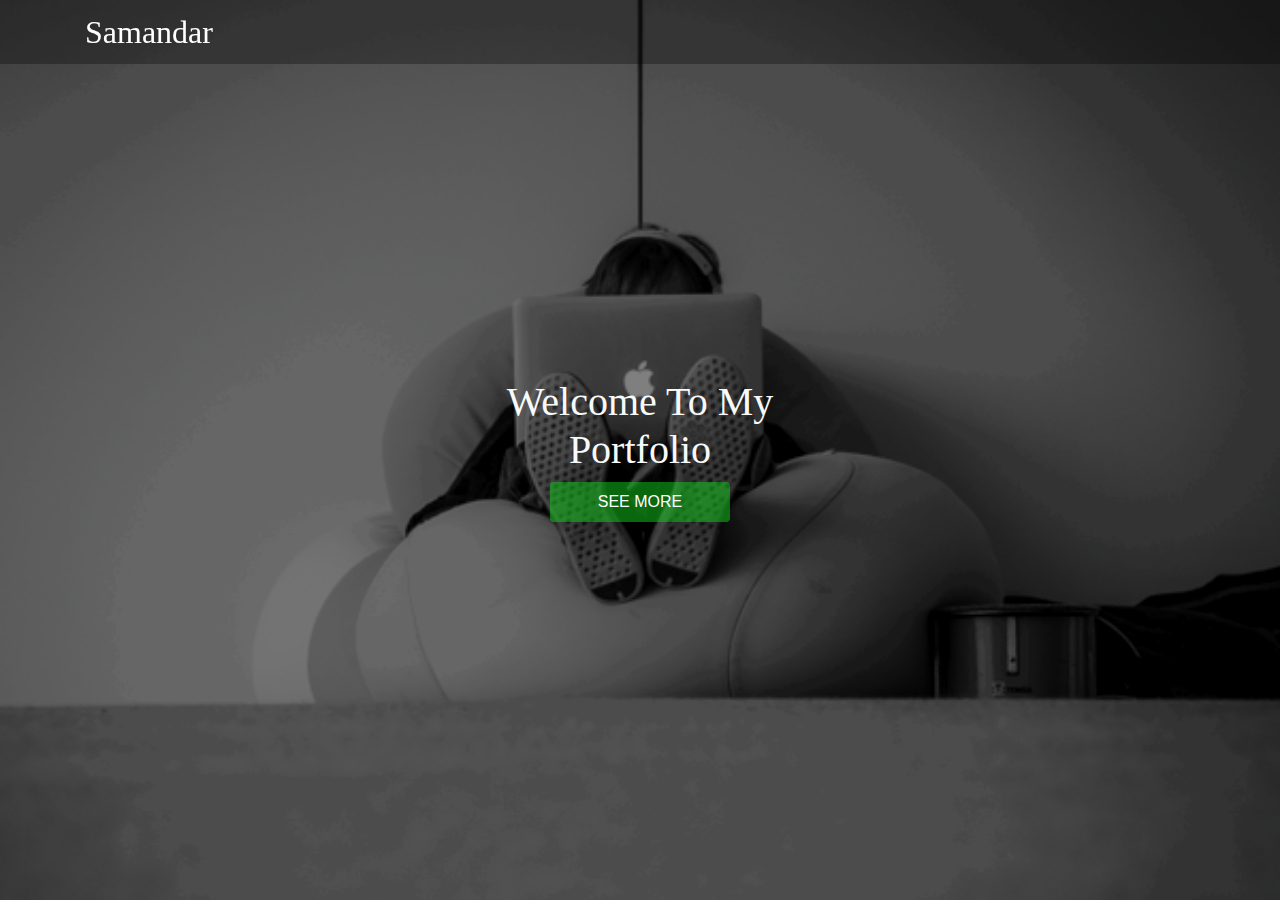
<file: index.html>
<!DOCTYPE html>
<html lang="en">
  <head>
    <meta charset="utf-8" />
    <meta name="viewport" content="width=device-width, initial-scale=1" />

    <title></title>

    <!-- Bootstrap core CSS -->
    <link rel="stylesheet" href="https://stackpath.bootstrapcdn.com/bootstrap/4.3.1/css/bootstrap.min.css" integrity="sha384-ggOyR0iXCbMQv3Xipma34MD+dH/1fQ784/j6cY/iJTQUOhcWr7x9JvoRxT2MZw1T" crossorigin="anonymous">
    <link rel="stylesheet" href="https://use.fontawesome.com/releases/v5.7.0/css/all.css" integrity="sha384-lZN37f5QGtY3VHgisS14W3ExzMWZxybE1SJSEsQp9S+oqd12jhcu+A56Ebc1zFSJ" crossorigin="anonymous">
    <!-- Custom styles for this template -->
    <link href="css/styles.css" rel="stylesheet" />
    <script src="js/jquery.js"></script>
  </head>

  <body class="bg-dark">
    <nav class="navbar navbar-expand-lg navbar-dark fixed-top">
      <div class="container">
        <a class="navbar-brand" href="">Samandar</a>
        <ul class="navbar-nav">
          <li class="nav-item mx-2"><i class="text-white fab fa-facebook"></i></li>
          <li class="nav-item mx-2"><i class="text-white fab fa-telegram-plane"></i></li>
          <li class="nav-item mx-2"><i class="text-white fab fa-instagram"></i></li>
        </ul>  
      </div>
    </nav>   

<div id="home-section">
  <div class="overlay">
    <div class="d-flex align-items-center h-100">
      <div id="box" class="p-5 mx-auto">
        <h1 class="text-center text-light">Welcome To My <br> Portfolio</h1>
        <button id="open" href="#" class="btn btn-success d-block px-5 py-2 mx-auto">SEE MORE</button>
       </div>
    </div>
  </div>
</div>


<div id="webboxes" class="container h-75 fixed-bottom" style="bottom:-700px;">
  <div class="container mx-auto mt-5"> 
        <button id="close" class="float-right">X</button>
     <div class="d-flex flex-wrap">
       <div class="bg-danger img-box m-1 mx-auto" style="width: 300px; height: 167px;">
        <a href="mizuxe1/index.html">
         <img class="img-fluid img-box" src="img/Безымянный.png" alt="">          
        </a>
       </div>
       <div class="bg-danger m-1 img-box mx-auto" style="width: 300px; height: 167px;">
        <a href="EDUCATION/index.html">
          <img class="img-fluid img-box" src="img/education.png" alt="">          
        </a>
       </div>
       <div class="bg-danger m-1 img-box mx-auto" style="width: 300px; height: 167px;">
        <a href="looplab1/index.html">
         <img class="img-fluid img-box" src="img/looplab.png" alt="">          
        </a>
       </div>
  
     </div>
  </div>
 
</div>    

<script>
 $(document).ready(function(){
      $("button#open").click(function(){
        $("#webboxes").animate({bottom: '-5px'})
      });
    });

    $(document).ready(function(){
      $("button#close").click(function(){
        $("#webboxes").animate({bottom: '-700px'})
      });
    });
</script>
    <!-- Bootstrap core JavaScript -->
    <script src="js/jquery.js"></script>
    <script src="js/bootstrap.bundle.js"></script>
  </body>
</html>
</file>
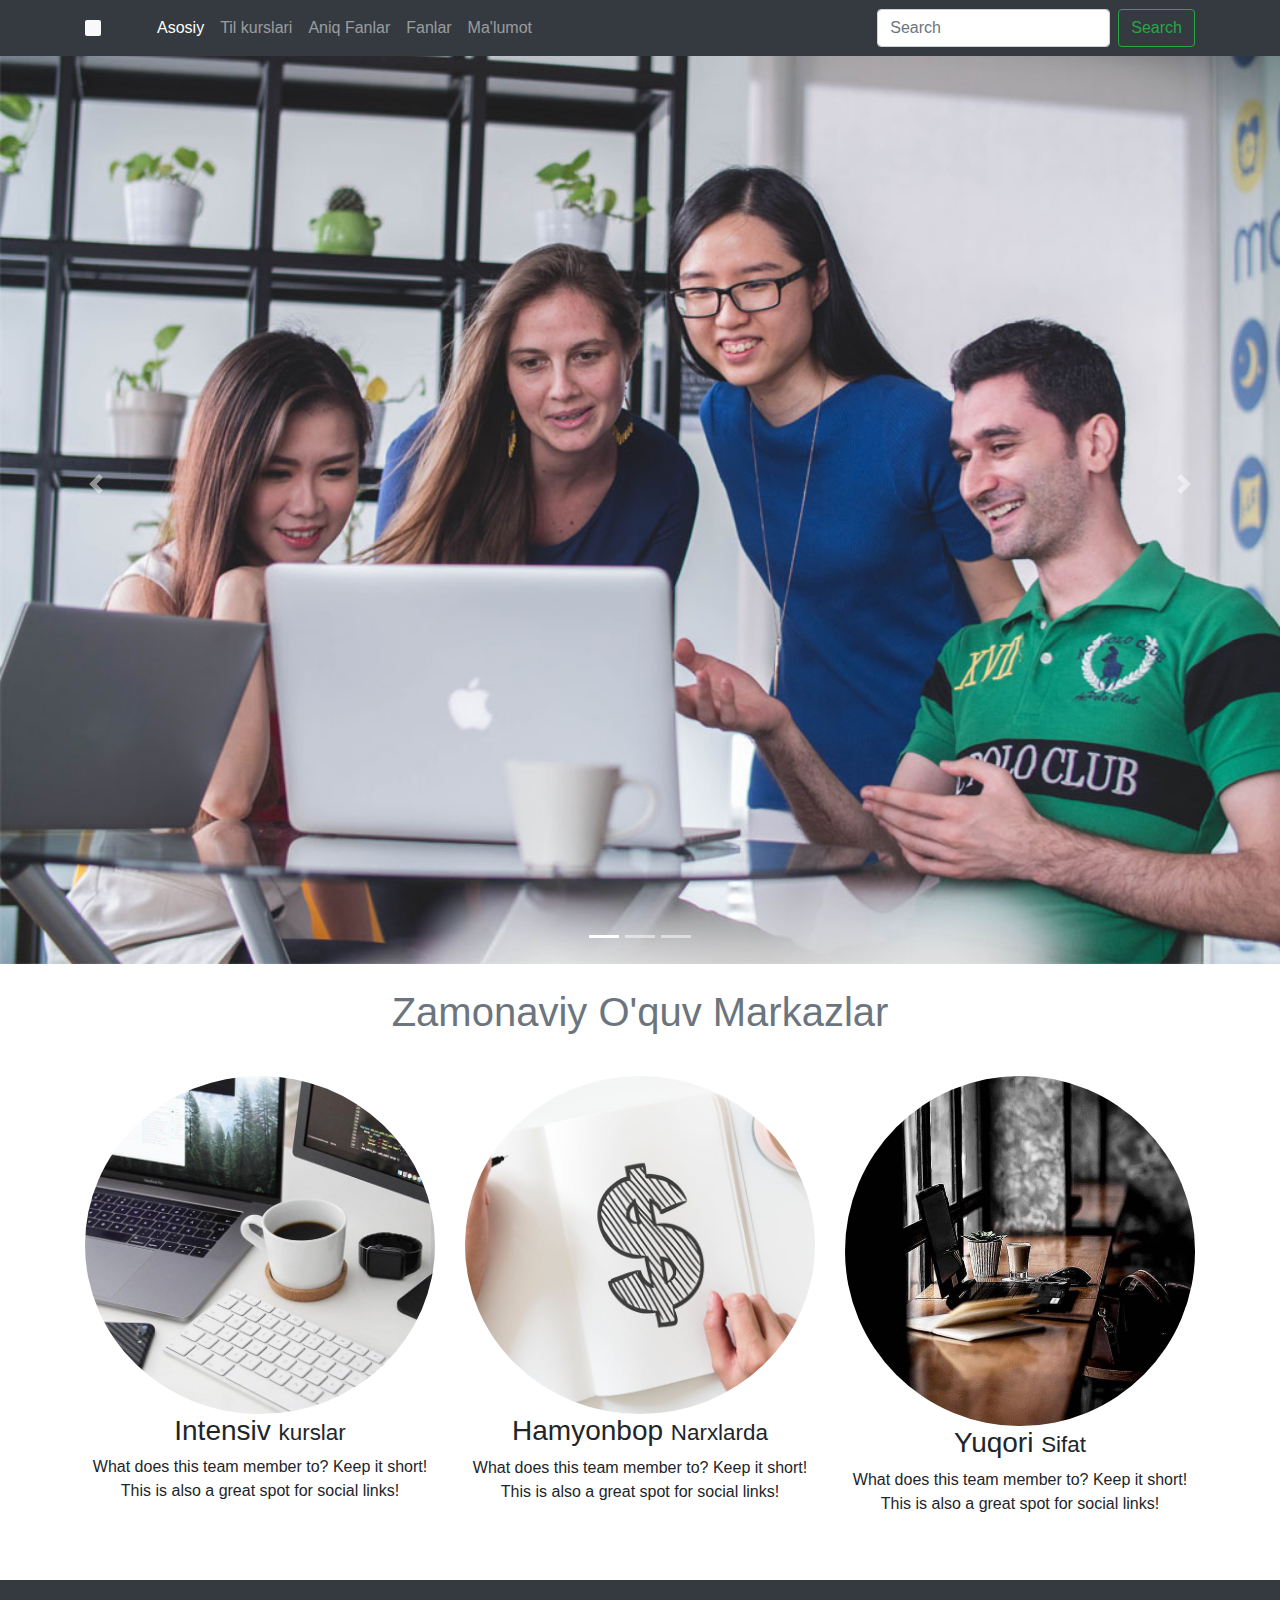
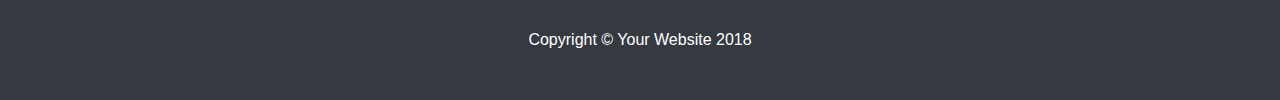
<file: EDUCATION/index.html>
<!DOCTYPE html>
<html lang="en">
  <head>
    <meta charset="utf-8" />
    <meta name="viewport" content="width=device-width, initial-scale=1" />

    <title></title>

    <!-- Bootstrap core CSS -->
    <link rel="stylesheet" href="https://stackpath.bootstrapcdn.com/bootstrap/4.3.1/css/bootstrap.min.css" integrity="sha384-ggOyR0iXCbMQv3Xipma34MD+dH/1fQ784/j6cY/iJTQUOhcWr7x9JvoRxT2MZw1T" crossorigin="anonymous">
    <link rel="stylesheet" href="https://use.fontawesome.com/releases/v5.7.0/css/all.css" integrity="sha384-lZN37f5QGtY3VHgisS14W3ExzMWZxybE1SJSEsQp9S+oqd12jhcu+A56Ebc1zFSJ" crossorigin="anonymous">
    <!-- Custom styles for this template -->
    <link href="css/styles.css" rel="stylesheet" />
    <script src="js/jquery.js"></script>
    
  </head>
  <body>
    <nav class="navbar navbar-expand-sm navbar-dark bg-dark fixed-top">
      <div class="container">
          <div class="bg-light p-2 mr-5" style="height:100%; margin-top:-9px; margin-bottom:-9px; border-radius: 2px;">
            <a href="index.html"class="fas fa-user-graduate text-dark d-block mx-auto my-auto" style="font-size:250%"></a>
            </div>
        <button class="navbar-toggler" type="button" data-toggle="collapse" data-target="#responsive">
        <span class="navbar-toggler-icon"></span>
        </button>
        <div class="collapse navbar-collapse" id="responsive">
        <ul class="navbar-nav mr-auto">
          <li class="nav-item active"><a class="nav-link" href="index.html">Asosiy</a></li>
          <li class="nav-item"><a class="nav-link" href="tilkurslari.html">Til kurslari</a></li>
          <li class="nav-item"><a class="nav-link" href="aniqfanlar.html">Aniq Fanlar</a></li>
          <li class="nav-item"><a class="nav-link" href="#">Fanlar</a></li>
          <li class="nav-item"><a class="nav-link" href="#">Ma'lumot</a></li>
        </ul>
        <form class="form-inline my-2 my-lg-0">
          <input type="text" class="form-control mr-sm-2" placeholder="Search">
          <button class="btn btn-outline-success my-2 my-sm-0">Search</button>
        </form>
        </div>
      </div>
    </nav>
                
        <div id="carouselExampleIndicators" class="carousel slide mt-1" data-ride="carousel">
            <div class="carousel-inner" role="listbox">
              <!-- Slide One - Set the background image for this slide in the line below -->
              <div class="carousel-item active h-auto">
                  <img class="d-block w-100 img-fluid" src="img/main.jpg" alt="First Slide">
                <div class="carousel-caption d-none d-md-block">
                  
                </div>
              </div>
              <!-- Slide Two - Set the background image for this slide in the line below -->
              <div class="carousel-item h-auto">
                  <img class="d-block w-100 img-fluid" src="img/Без имени-2.jpg" alt="Second Slide">
                <div class="carousel-caption d-none d-md-block">
                 
                </div>
              </div>
              <!-- Slide Three - Set the background image for this slide in the line below -->
              <div class="carousel-item h-auto">
                  <img class="d-block w-100 img-fluid" src="img/Без имени-3.jpg" alt="Third Slide">
                <div class="carousel-caption d-none d-md-block">
                  
                </div>
              </div>

            <a class="carousel-control-prev" href="#carouselExampleIndicators" role="button" data-slide="prev">
              <span class="carousel-control-prev-icon" aria-hidden="true"></span>
              <span class="sr-only">Previous</span>
            </a>
            <a class="carousel-control-next" href="#carouselExampleIndicators" role="button" data-slide="next">
              <span class="carousel-control-next-icon" aria-hidden="true"></span>
              <span class="sr-only">Next</span>
            </a>
            <ol class="carousel-indicators">
              <li data-target="#carouselExampleIndicators" data-slide-to="0" class="active"></li>
              <li data-target="#carouselExampleIndicators" data-slide-to="1"></li>
              <li data-target="#carouselExampleIndicators" data-slide-to="2"></li>
            </ol>
          </div>
         </div>

         
      <div class="container">

          <h1 class="my-4 text-muted" style="text-align:center">Zamonaviy O'quv Markazlar</h1>
    
          <!-- Marketing Icons Section -->
          <div class="row mb-2 py-3 text-center">


      
              

              <div class="col-lg-4 col-sm-6 text-center mb-4">
                  <img class="rounded-circle img-fluid d-block mx-auto" src="img/Screenshot_20181127-175444.png" alt="">
                  <h3>Intensiv
                    <small>kurslar</small>
                  </h3>
                  <p>What does this team member to? Keep it short! This is also a great spot for social links!</p>
                </div>
                <div class="col-lg-4 col-sm-6 text-center mb-4">
                  <img class="rounded-circle img-fluid d-block mx-auto" src="img/Screenshot_20181208-1010414.jpg" alt="">
                  <h3>Hamyonbop
                    <small>Narxlarda</small>
                  </h3>
                  <p>What does this team member to? Keep it short! This is also a great spot for social links!</p>
                </div>
                <div class="col-lg-4 col-sm-6 text-center mb-4">
                  <img class="rounded-circle img-fluid d-block mx-auto" src="img/Screenshot_20181227-112908.png" alt="">
                  <h3>Yuqori
                    <small>Sifat</small>
                  </h3>
                  <p>What does this team member to? Keep it short! This is also a great spot for social links!</p>
                </div>
              </div>
      
            </div>

          <footer class="py-5 bg-dark">
            <div class="container">
              <p class="m-0 text-center text-white">Copyright &copy; Your Website 2018</p>
            </div>

            <!-- /.container -->
          </footer>

          <script>
            $(document).ready(function(){
            $("#button").click(function(){
              $("#warningBox").fadeOut();
            });
            });
            </script>
        
    <!-- Bootstrap core JavaScript -->
    <script src="js/jquery.js"></script>
    <script src="js/bootstrap.bundle.js"></script>

    <script>
      $(document).ready(function(){
      $("#button").click(function(){
        $("#warningBox").fadeOut();
      });
      });
      </script>
  </body>
</html>
</file>
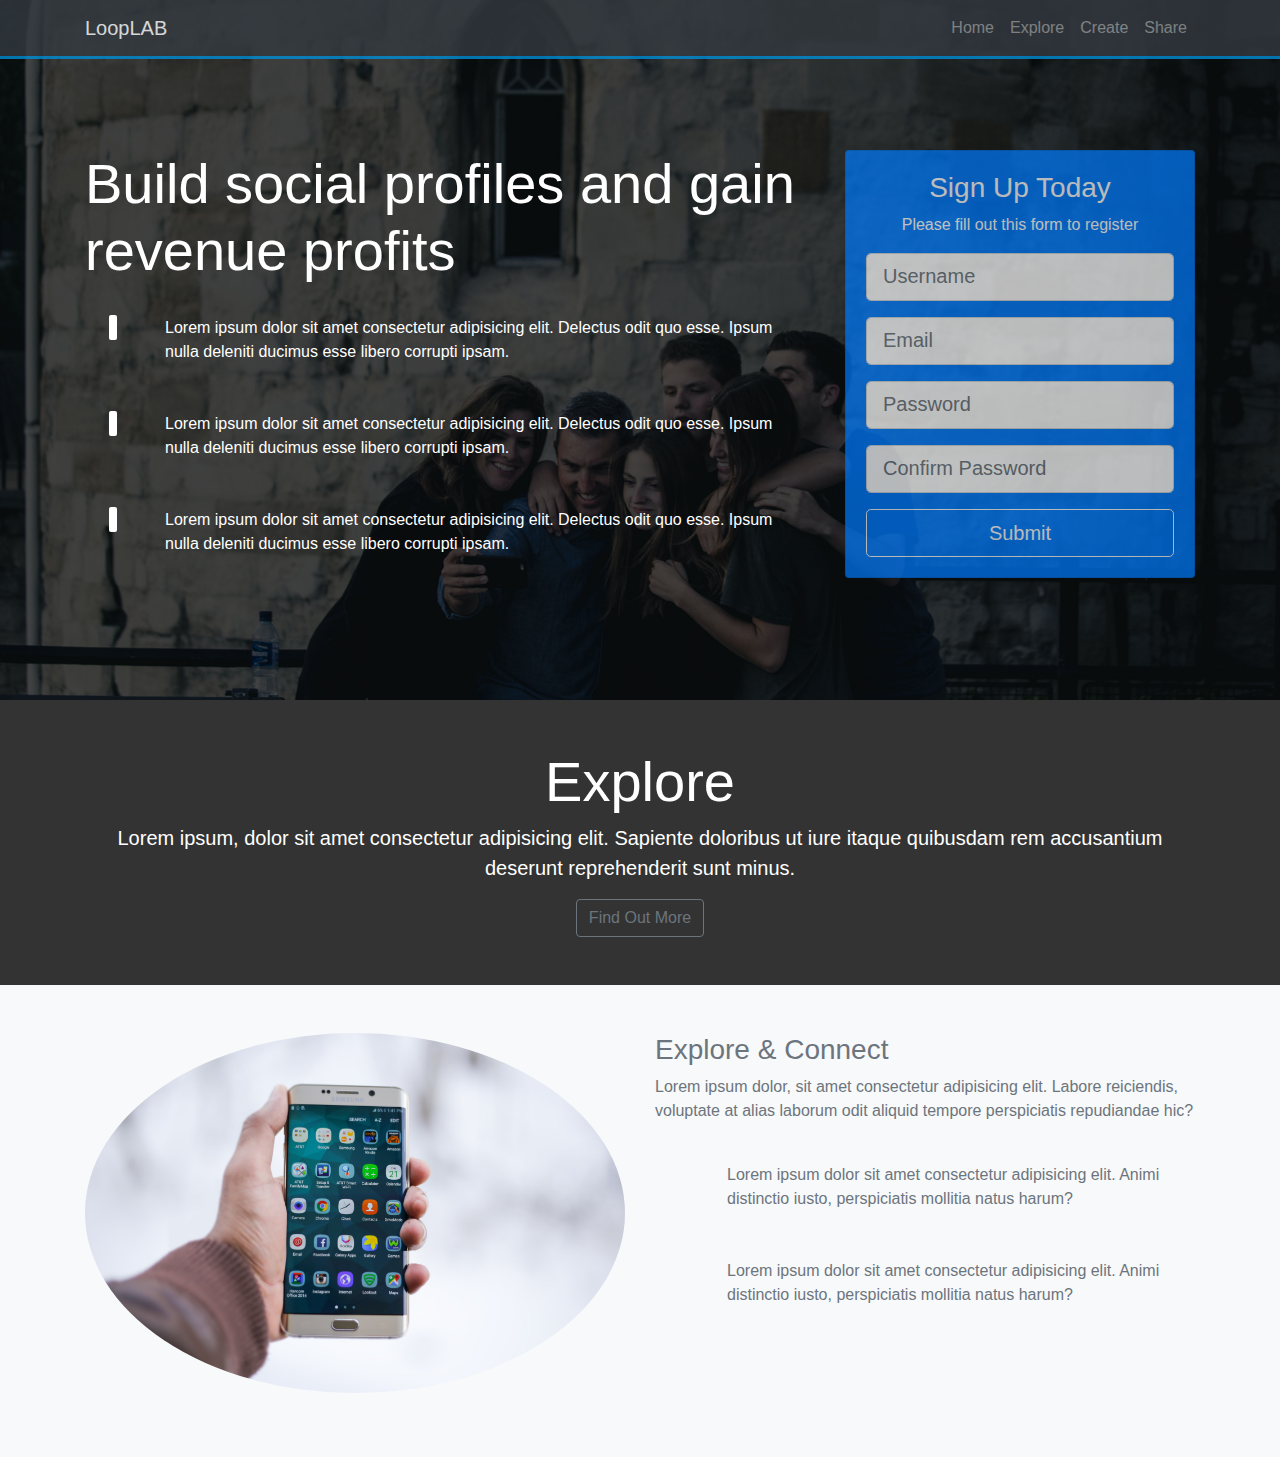
<file: looplab1/index.html>
<!DOCTYPE html>
<html lang="en">
  <head>
    <meta charset="utf-8" />
    <meta name="viewport" content="width=device-width, initial-scale=1" />

    <title></title>

    <!-- Bootstrap core CSS -->
    <link rel="stylesheet" href="https://stackpath.bootstrapcdn.com/bootstrap/4.3.1/css/bootstrap.min.css" integrity="sha384-ggOyR0iXCbMQv3Xipma34MD+dH/1fQ784/j6cY/iJTQUOhcWr7x9JvoRxT2MZw1T" crossorigin="anonymous">
    <link rel="stylesheet" href="https://use.fontawesome.com/releases/v5.7.0/css/all.css" integrity="sha384-lZN37f5QGtY3VHgisS14W3ExzMWZxybE1SJSEsQp9S+oqd12jhcu+A56Ebc1zFSJ" crossorigin="anonymous">
    <!-- Custom styles for this template -->
    <link href="css/styles.css" rel="stylesheet" />
  </head>

  <body>
    <nav class="navbar navbar-expand-sm bg-dark navbar-dark fixed-top">
      <div class="container">
        <a href="#index.html" class="navbar-brand">LoopLAB</a>
        <button class="navbar-toggler" 
        data-toggle="collapse" 
        data-target="#navbarCollapse"
        >
        <span class="navbar-toggler-icon"></span>
      </button>
        <div class="collapse navbar-collapse" id="navbarCollapse">
         <ul class="navbar-nav ml-auto">
          <li class="nav-item">
            <a class="nav-link" href="#home">Home</a>
          </li>
          <li class="nav-item">
              <a class="nav-link" href="#explore">Explore</a>
            </li>
            <li class="nav-item">
                <a class="nav-link" href="#create">Create</a>
              </li>
            <li class="nav-item">
                <a class="nav-link" href="#share">Share</a>
              </li>
        </ul> 
        </div>
      </div>
    </nav>

    <header id="home-section">
      <div class="dark-overlay">
      <div class="container home-inner">
        <div class="row">
          <div class="col-lg-8">
            <h1 class="display-4">
              Build <strong>social profiles</strong> and gain revenue
              <strong>profits</strong>
            </h1>
            <div class="d-flex">
              <div class="p-4 align-self-start">
                <i class="fas fa-check fa-2x"></i>
              </div>
              <div class="p-4 align-self-end">
                Lorem ipsum dolor sit amet consectetur adipisicing elit. Delectus odit quo esse. Ipsum nulla deleniti ducimus esse libero corrupti ipsam.
              </div>
            </div>
            <div class="d-flex">
                <div class="p-4 align-self-start">
                  <i class="fas fa-check fa-2x"></i>
                </div>
                <div class="p-4 align-self-end">
                  Lorem ipsum dolor sit amet consectetur adipisicing elit. Delectus odit quo esse. Ipsum nulla deleniti ducimus esse libero corrupti ipsam.
                </div>
              </div>
              <div class="d-flex">
                  <div class="p-4 align-self-start">
                    <i class="fas fa-check fa-2x"></i>
                  </div>
                  <div class="p-4 align-self-end">
                    Lorem ipsum dolor sit amet consectetur adipisicing elit. Delectus odit quo esse. Ipsum nulla deleniti ducimus esse libero corrupti ipsam.
                  </div>
                </div>
          </div>
          <div class="col-lg-4">
            <div class="card bg-primary text-center card-form">
              <div class="card-body">
                <h3>Sign Up Today</h3>
                <p>Please fill out this form to register</p>
                <form>
                  <div class="form-group">
                    <input 
                    type="text" 
                    class="form-control form-control-lg"
                    placeholder="Username">
                  </div>
                </form>
                <div class="form-group">
                    <input 
                    type="email" 
                    class="form-control form-control-lg"
                    placeholder="Email">
                  </div>
                </form>
                <div class="form-group">
                    <input 
                    type="password" 
                    class="form-control form-control-lg"
                    placeholder="Password">
                  </div>
                  <div class="form-group">
                      <input 
                      type="password" 
                      class="form-control form-control-lg"
                      placeholder="Confirm Password">
                    </div>
                  <input type="submit" value="Submit" class="btn btn-lg btn-outline-light btn-block">
                </form>
              </div>
            </div>
          </div>
        </div>
      </div>
    </div>
    </header>

    <section id="explore-head-section">
      <div class="container">
        <div class="row">
          <div class="col text-center py-5">
            <h1 class="display-4">Explore</h1>
            <p class="lead">Lorem ipsum, dolor sit amet consectetur adipisicing elit. Sapiente doloribus ut iure itaque quibusdam rem accusantium
              deserunt reprehenderit sunt minus.</p>
            <a href="#" class="btn btn-outline-secondary">Find Out More</a>
          </div>
        </div>
      </div>
    </section>
  
    <section id="explore-section" class="bg-light text-muted py-5">
      <div class="container">
        <div class="row">
          <div class="col-md-6">
            <img src="img/explore-section1.jpg" alt="" class="img-fluid mb-3 rounded-circle">
          </div>
          <div class="col-md-6">
            <h3>Explore & Connect</h3>
            <p>Lorem ipsum dolor, sit amet consectetur adipisicing elit. Labore reiciendis, voluptate at alias laborum odit aliquid
              tempore perspiciatis repudiandae hic?</p>
            <div class="d-flex">
              <div class="p-4 align-self-start">
                <i class="fas fa-check fa-2x"></i>
              </div>
              <div class="p-4 align-self-end">
                Lorem ipsum dolor sit amet consectetur adipisicing elit. Animi distinctio iusto, perspiciatis mollitia natus harum?
              </div>
            </div>
  
            <div class="d-flex">
              <div class="p-4 align-self-start">
                <i class="fas fa-check fa-2x"></i>
              </div>
              <div class="p-4 align-self-end">
                Lorem ipsum dolor sit amet consectetur adipisicing elit. Animi distinctio iusto, perspiciatis mollitia natus harum?
              </div>
            </div>
          </div>
        </div>
      </div>
    </section>
  
    <!-- Bootstrap core JavaScript -->
    <script src="js/jquery.js"></script>
    <script src="js/bootstrap.bundle.js"></script>
  </body>
</html>
</file>
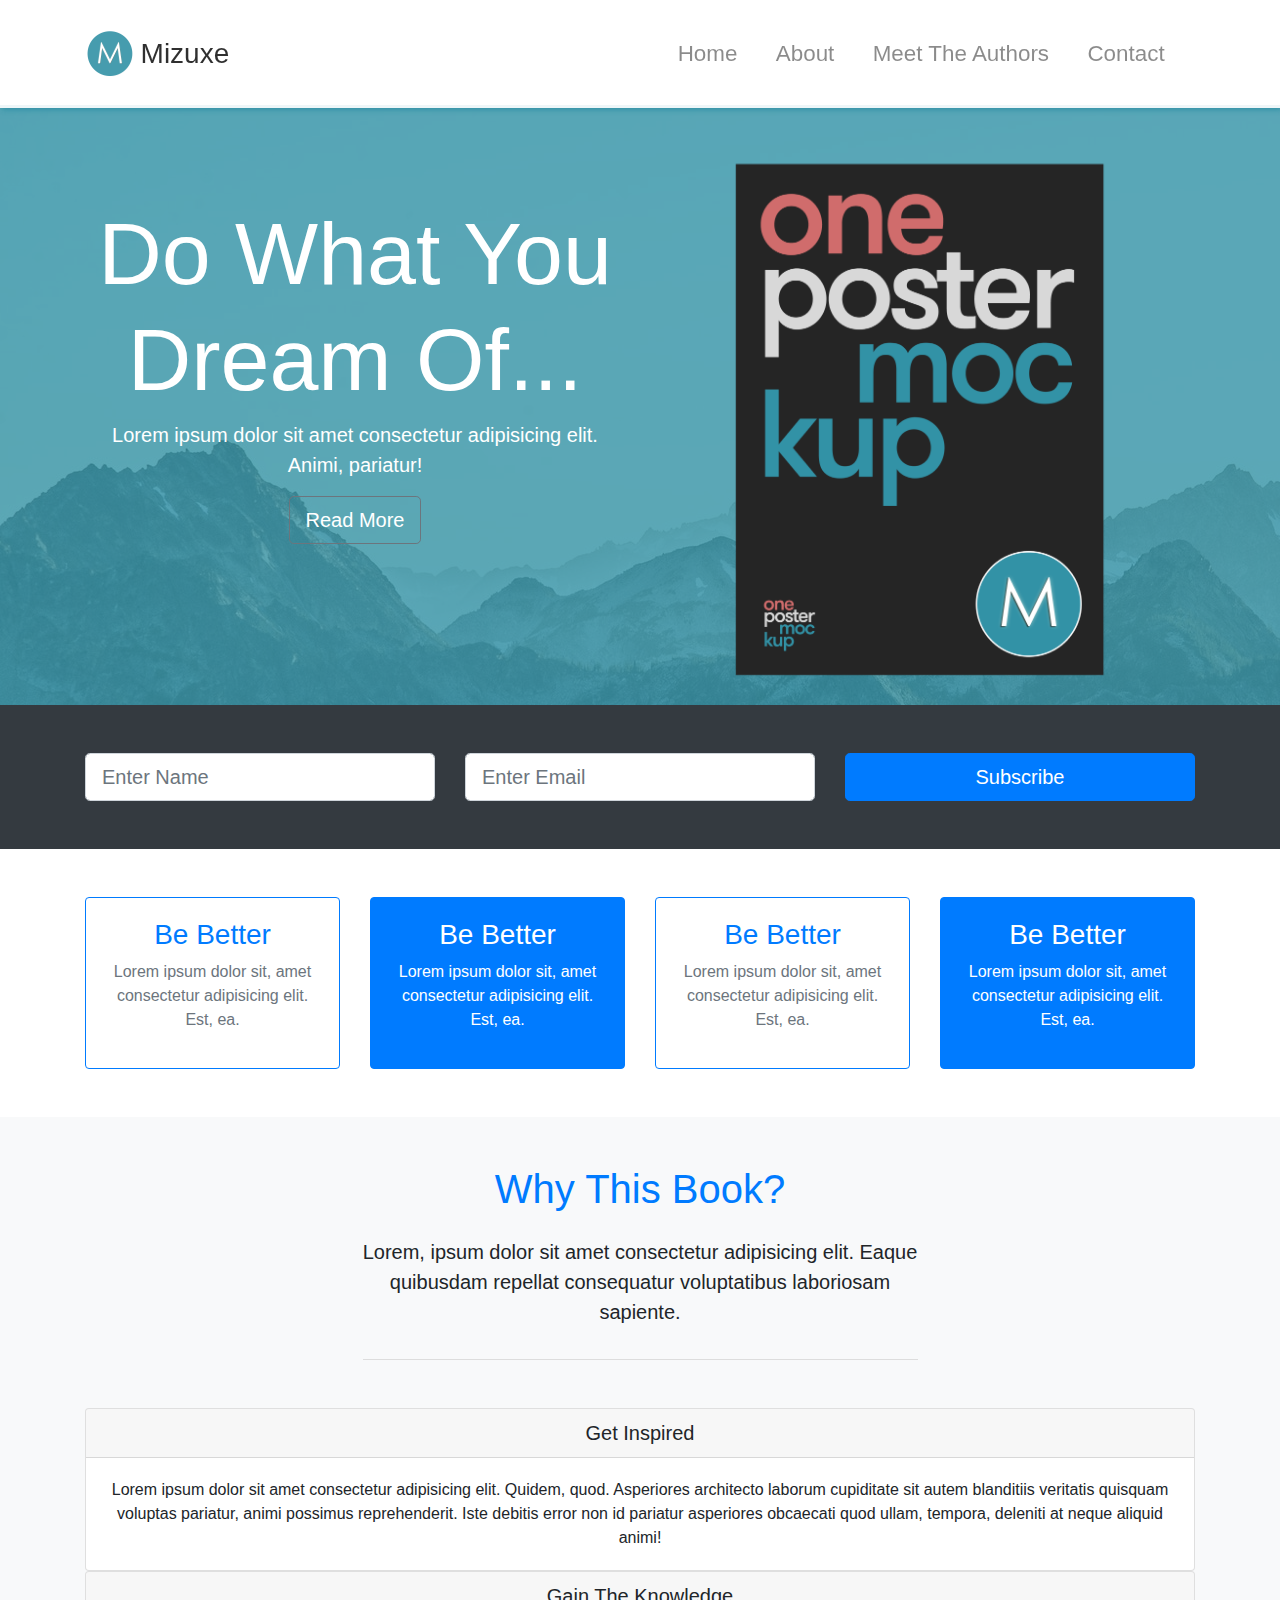
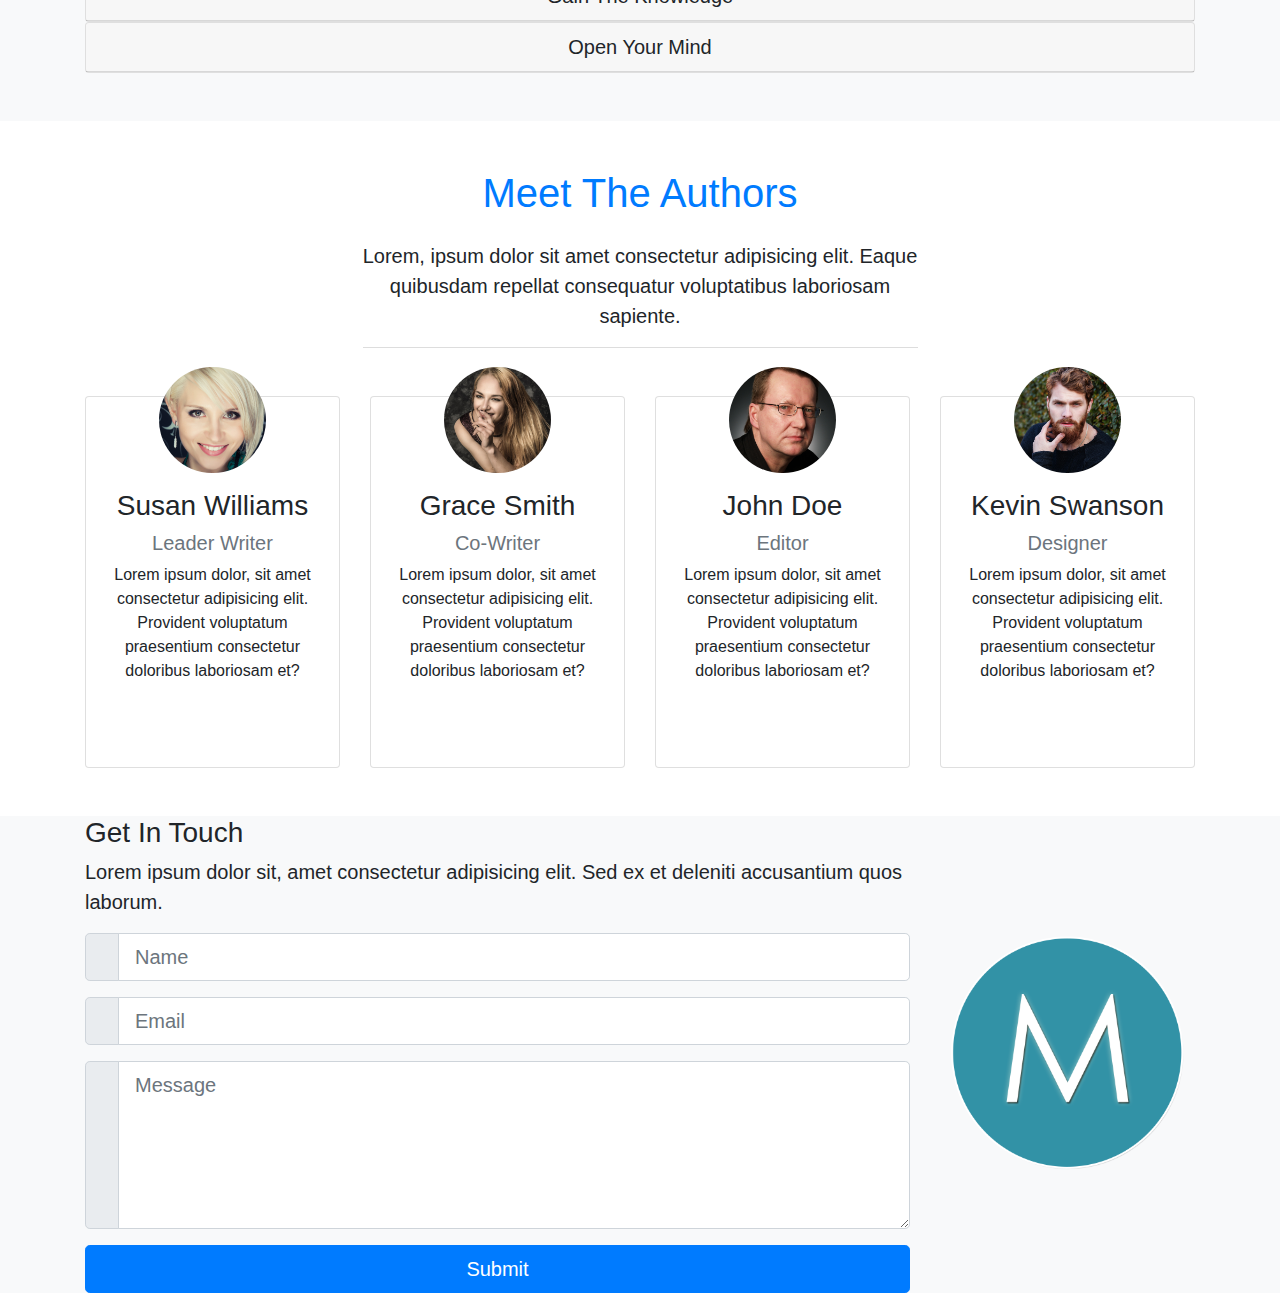
<file: mizuxe1/index.html>
<!DOCTYPE html>
<html lang="en">
  <head>
    <meta charset="utf-8" />
    <meta name="viewport" content="width=device-width, initial-scale=1" />

    <title>Mizuxe</title>

    
    <!-- Bootstrap core CSS -->
    <link rel="stylesheet" href="https://stackpath.bootstrapcdn.com/bootstrap/4.3.1/css/bootstrap.min.css" integrity="sha384-ggOyR0iXCbMQv3Xipma34MD+dH/1fQ784/j6cY/iJTQUOhcWr7x9JvoRxT2MZw1T" crossorigin="anonymous">
    <link rel="stylesheet" href="https://use.fontawesome.com/releases/v5.7.0/css/all.css" integrity="sha384-lZN37f5QGtY3VHgisS14W3ExzMWZxybE1SJSEsQp9S+oqd12jhcu+A56Ebc1zFSJ" crossorigin="anonymous">
    <!-- Custom styles for this template -->
    <link href="css/styles.css" rel="stylesheet" />
  </head>

  <body id="home"> 

<nav class="navbar navbar-expand-md fixed-top navbar-light py-4">
  <div class="container">
  <a href="#home" class="navbar-brand">
    <img src="img/mlogo.png" width="50" height="50" alt="Logo">
    <h3 class="d-inline align-middle">Mizuxe</h3>
  </a>
  <button class="navbar-toggler" data-toggle="collapse" data-target="#main-nav">
    <span class="navbar-toggler-icon"></span>
  </button>
  <div class="collapse navbar-collapse" id="main-nav">
      <ul class="navbar-nav ml-auto">
    <li class="nav-item">
      <a class="nav-link" href="#home">Home</a>
    </li>
    <li class="nav-item">
        <a class="nav-link" href="#about">About</a>
      </li>
      <li class="nav-item">
          <a class="nav-link" href="#authors">Meet The Authors</a>
        </li>
        <li class="nav-item">
            <a class="nav-link" href="#contact">Contact</a>
          </li>
  </ul>
  </div>
  </div>
</nav>

<section id="showcase">
  <div class="primary-overlay text-white">
    <div class="container">
    <div class="row">
      <div class="col-md-6 text-center">
        <h1 class="display-2 mt-5 pt-5 ">Do What You Dream Of...</h1>
        <p class="lead">Lorem ipsum dolor sit amet consectetur adipisicing elit. Animi, pariatur!</p>
        <a href="#" class="btn btn-outline-secondary text-white btn-lg">
         <i class="fas fa-arrow-right"></i> Read More</a>
      </div>
      <div class="col-md-6">
        <img src="img/book.png" class="img-fluid d-none d-md-block" alt="">
      </div>
    </div>
  </div>
</div>
</section>

<section id="newsletter" class="bg-dark text-white py-5">
<div class="container">
  <div class="row">
    <div class="col-md-4">
      <input class="form-control form-control-lg mb-resp" placeholder="Enter Name" type="text">
    </div>
    <div class="col-md-4">
        <input class="form-control form-control-lg mb-resp" placeholder="Enter Email" type="email">
    </div>
    <div class="col-md-4">
        <button class="btn btn-primary btn-lg btn-block mb-resp"><i class="far fa-envelope-open"></i> Subscribe</button>
    </div>
  </div>
</div>
</section>

<section id="boxes" class="py-5">
  <div class="container">
    <div class="row">
      <div class="col-md-3">
        <div class="card text-center border-primary mb-resp">
          <div class="card-body">
            <h3 class="text-primary">Be Better</h3>
            <p class="text-muted">Lorem ipsum dolor sit, amet consectetur adipisicing elit. Est, ea.</p>
          </div>
        </div>
      </div>
      <div class="col-md-3">
        <div class="card bg-primary text-center border-primary text-white mb-resp">
          <div class="card-body">
            <h3 class="">Be Better</h3>
            <p class="">Lorem ipsum dolor sit, amet consectetur adipisicing elit. Est, ea.</p>
          </div>
        </div>
      </div>
      <div class="col-md-3">
        <div class="card text-center border-primary mb-resp">
          <div class="card-body">
            <h3 class="text-primary">Be Better</h3>
            <p class="text-muted">Lorem ipsum dolor sit, amet consectetur adipisicing elit. Est, ea.</p>
          </div>
        </div>
      </div>
      <div class="col-md-3">
        <div class="card bg-primary text-center border-primary text-white mb-resp">
          <div class="card-body">
            <h3 class="">Be Better</h3>
            <p class="">Lorem ipsum dolor sit, amet consectetur adipisicing elit. Est, ea.</p>
          </div>
        </div>
      </div>
    </div>
  </div>
</section>

<section id="about" class="text-center bg-light py-5">
  <div class="container">
    <div class="row">
      <div class="col">
        <div class="info-header mb-5">
          <h1 class="text-primary pb-3">
            Why This Book?
          </h1>
          <p class="lead pb-3">
            Lorem, ipsum dolor sit amet consectetur adipisicing elit. Eaque quibusdam repellat consequatur voluptatibus laboriosam sapiente.
          </p>
        </div>
        <div id="accordion">
          <div class="card">
            <div class="card-header">
              <h5 class="mb-0">
                <div href="#collapse1" data-toggle="collapse" data-parent="#accordion">
                  <i class="fas fa-arrow-circle-down"></i> Get Inspired
                </div> 
              </h5>
            </div>
            <div id="collapse1" class="collapse show">
               <div class="card-body">
              Lorem ipsum dolor sit amet consectetur adipisicing elit. Quidem, quod. Asperiores architecto laborum cupiditate sit autem blanditiis veritatis quisquam voluptas pariatur, animi possimus reprehenderit. Iste debitis error non id pariatur asperiores obcaecati quod ullam, tempora, deleniti at neque aliquid animi!
              </div>
            </div>
           
          </div>

          <div class="card">
              <div class="card-header">
                <h5 class="mb-0">
                  <div href="#collapse2" data-toggle="collapse" data-parent="#accordion">
                    <i class="fas fa-arrow-circle-down"></i> Gain The Knowledge
                  </div> 
                </h5>
              </div>
              <div id="collapse2" class="collapse">
                 <div class="card-body">
                Lorem ipsum dolor sit amet consectetur adipisicing elit. Quidem, quod. Asperiores architecto laborum cupiditate sit autem blanditiis veritatis quisquam voluptas pariatur, animi possimus reprehenderit. Iste debitis error non id pariatur asperiores obcaecati quod ullam, tempora, deleniti at neque aliquid animi!
                </div>
              </div>
             
            </div>

            <div class="card">
                <div class="card-header">
                  <h5 class="mb-0">
                    <div href="#collapse3" data-toggle="collapse" data-parent="#accordion">
                      <i class="fas fa-arrow-circle-down"></i> Open Your Mind
                    </div> 
                  </h5>
                </div>
                <div id="collapse3" class="collapse">
                   <div class="card-body">
                  Lorem ipsum dolor sit amet consectetur adipisicing elit. Quidem, quod. Asperiores architecto laborum cupiditate sit autem blanditiis veritatis quisquam voluptas pariatur, animi possimus reprehenderit. Iste debitis error non id pariatur asperiores obcaecati quod ullam, tempora, deleniti at neque aliquid animi!
                  </div>
                </div>
               
              </div>
        </div>
      </div>
    </div>
  </div>
</section>

<section id="authors" class="my-5 text-center bg-white">
  <div class="container">
    <div class="row">
      <div class="col">
          <div class="info-header mb-5">
              <h1 class="text-primary pb-3">
                Meet The Authors
              </h1>
              <p class="lead">
                Lorem, ipsum dolor sit amet consectetur adipisicing elit. Eaque quibusdam repellat consequatur voluptatibus laboriosam sapiente.
              </p>
            </div>        
      </div>
    </div>

    <div class="row">
      <div class="col-md-3">
        <div class="card">
          <div class="card-body">
            <img src="img/person1.jpg" class="img-fluid rounded-circle w-50 mb-3" alt="">
            <h3>Susan Williams</h3>
            <h5 class="text-muted">Leader Writer</h5>
            <p>Lorem ipsum dolor, sit amet consectetur adipisicing elit. Provident voluptatum praesentium consectetur doloribus laboriosam et?              
            </p>
            <div class="d-flex justify-content-center">
              <div class="p-4">
                <a href="http://facebook.com"><i class="fab fa-facebook"></i></a>
              </div>
              <div class="p-4">
                <a href="http://twitter.com"><i class="fab fa-twitter"></i></a>
              </div>
              <div class="p-4">
                <a href="http://instagram.com"><i class="fab fa-instagram"></i></a>
              </div>
            </div>
          </div>
        </div>
      </div>
      <div class="col-md-3">
          <div class="card">
              <div class="card-body">
                <img src="img/person2.jpg" class="img-fluid rounded-circle w-50 mb-3" alt="">
                <h3>Grace Smith</h3>
                <h5 class="text-muted">Co-Writer</h5>
                <p>Lorem ipsum dolor, sit amet consectetur adipisicing elit. Provident voluptatum praesentium consectetur doloribus laboriosam et?              
                </p>
                <div class="d-flex justify-content-center">
                  <div class="p-4">
                    <a href="http://facebook.com"><i class="fab fa-facebook"></i></a>
                  </div>
                  <div class="p-4">
                    <a href="http://twitter.com"><i class="fab fa-twitter"></i></a>
                  </div>
                  <div class="p-4">
                    <a href="http://instagram.com"><i class="fab fa-instagram"></i></a>
                  </div>
                </div>
              </div>
            </div>
      </div>
      <div class="col-md-3">
          <div class="card">
              <div class="card-body">
                <img src="img/person3.jpg" class="img-fluid rounded-circle w-50 mb-3" alt="">
                <h3>John Doe</h3>
                <h5 class="text-muted">Editor</h5>
                <p>Lorem ipsum dolor, sit amet consectetur adipisicing elit. Provident voluptatum praesentium consectetur doloribus laboriosam et?              
                </p>
                <div class="d-flex justify-content-center">
                  <div class="p-4">
                    <a href="http://facebook.com"><i class="fab fa-facebook"></i></a>
                  </div>
                  <div class="p-4">
                    <a href="http://twitter.com"><i class="fab fa-twitter"></i></a>
                  </div>
                  <div class="p-4">
                    <a href="http://instagram.com"><i class="fab fa-instagram"></i></a>
                  </div>
                </div>
              </div>
            </div>
      </div>
      <div class="col-md-3">
          <div class="card">
              <div class="card-body">
                <img src="img/person4.jpg" class="img-fluid rounded-circle w-50 mb-3" alt="">
                <h3>Kevin Swanson</h3>
                <h5 class="text-muted">Designer</h5>
                <p>Lorem ipsum dolor, sit amet consectetur adipisicing elit. Provident voluptatum praesentium consectetur doloribus laboriosam et?              
                </p>
                <div class="d-flex justify-content-center">
                  <div class="p-4">
                    <a href="http://facebook.com"><i class="fab fa-facebook"></i></a>
                  </div>
                  <div class="p-4">
                    <a href="http://twitter.com"><i class="fab fa-twitter"></i></a>
                  </div>
                  <div class="p-4">
                    <a href="http://instagram.com"><i class="fab fa-instagram"></i></a>
                  </div>
                </div>
              </div>
            </div>
      </div>
    </div>
  </div>
</section>

<section id="contact" class="bg-light mb-3">
  <div class="container">
    <div class="row">
      <div class="col-md-9">
        <h3>Get In Touch</h3>
        <p class="lead">
          Lorem ipsum dolor sit, amet consectetur adipisicing elit. Sed ex et deleniti accusantium quos laborum.
        </p>
        <form>
          <div class="input-group input-group-lg mb-3">
            <div class="input-group-prepend">
              <span class="input-group-text">
                <i class="fas fa-user"></i>
              </span>
            </div>
            <input type="text" class="form-control" placeholder="Name">
          </div>
          <div class="input-group input-group-lg mb-3">
              <div class="input-group-prepend">
                <span class="input-group-text">
                  <i class="fas fa-envelope"></i>
                </span>
              </div>
              <input type="text" class="form-control" placeholder="Email">
            </div>
            <div class="input-group input-group-lg mb-3">
            <div class="input-group-prepend">
              <span class="input-group-text">
                <i class="fas fa-pencil-alt"></i>
              </span>
            </div>
            <textarea type="text" class="form-control" placeholder="Message" rows="5"></textarea>
          </div>
          <input type="submit" value="Submit" class="btn btn-primary btn-lg btn-block">
        </form>
      </div>
      <div class="col-lg-3 align-self-center">
        <img src="img/mlogo.png" class="img-fluid" alt="">
      </div>
    </div>
  </div>
</section>
    <!-- Bootstrap core JavaScript -->
    <script src="js/jquery.js"></script>
    <script src="js/bootstrap.bundle.js"></script>


    <script>
      // Get the current year for the copyright
      $('#year').text(new Date().getFullYear());
  
      // Init Scrollspy
      $('body').scrollspy({ target: '#main-nav' });
  
      // Smooth Scrolling
      $("#main-nav a").on('click', function (event) {
        if (this.hash !== "") {
          event.preventDefault();
  
          const hash = this.hash;
  
          $('html, body').animate({
            scrollTop: $(hash).offset().top
          }, 800, function () {
  
            window.location.hash = hash;
          });
        }
      });
    </script>
  </body>
</html>
</file>
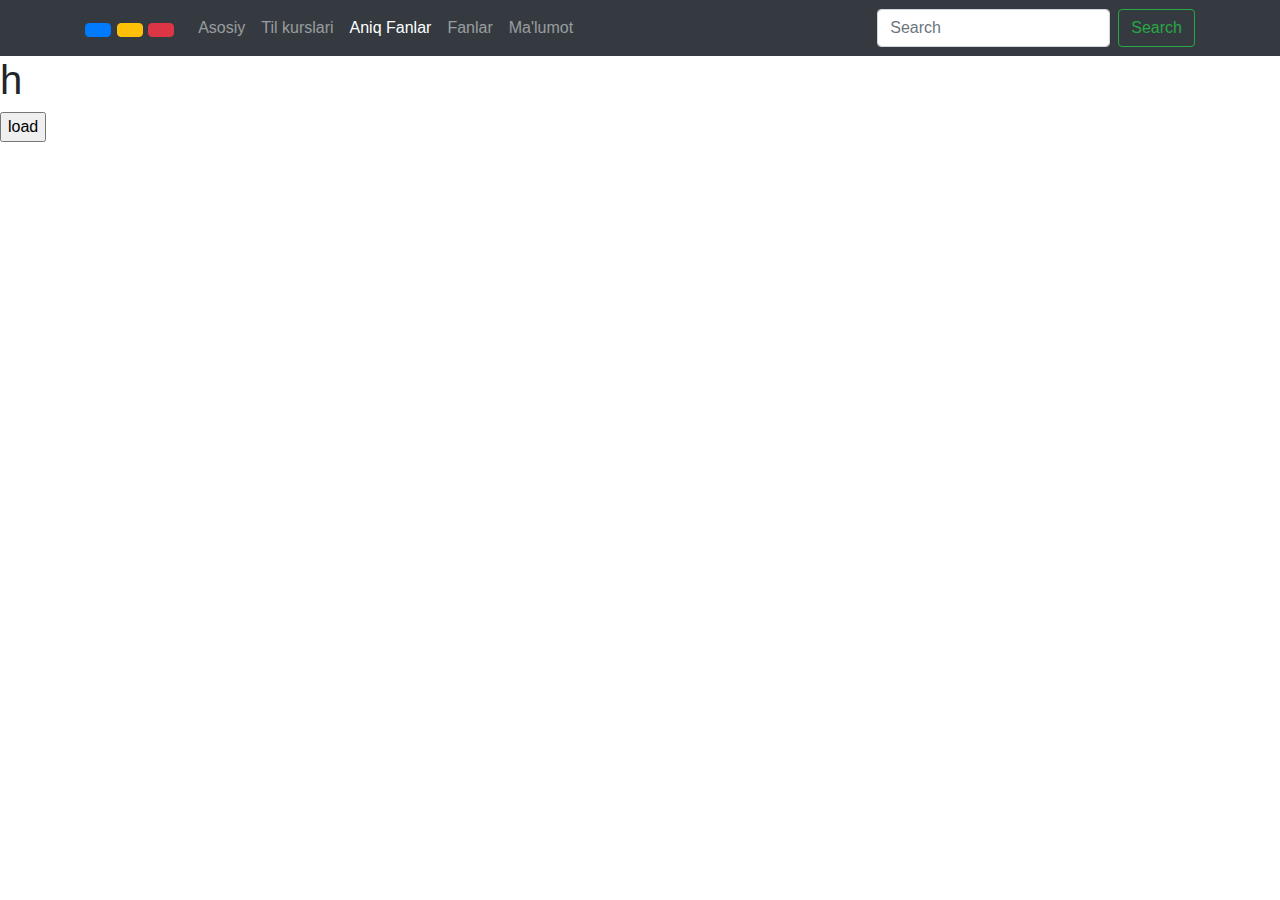
<file: EDUCATION/aniqfanlar.html>
<!DOCTYPE html>
<html lang="en">
<head>
  <meta charset="UTF-8">
  <meta name="viewport" content="width=device-width, initial-scale=1.0">
  <meta http-equiv="X-UA-Compatible" content="ie=edge">
  <title>Document</title>
      <!-- Bootstrap core CSS -->
      <link rel="stylesheet" href="https://stackpath.bootstrapcdn.com/bootstrap/4.3.1/css/bootstrap.min.css" integrity="sha384-ggOyR0iXCbMQv3Xipma34MD+dH/1fQ784/j6cY/iJTQUOhcWr7x9JvoRxT2MZw1T" crossorigin="anonymous">
      <link rel="stylesheet" href="https://use.fontawesome.com/releases/v5.7.0/css/all.css" integrity="sha384-lZN37f5QGtY3VHgisS14W3ExzMWZxybE1SJSEsQp9S+oqd12jhcu+A56Ebc1zFSJ" crossorigin="anonymous">
      <!-- Custom styles for this template -->
      <link href="css/styles.css" rel="stylesheet" />
     
</head>
<body>
    <nav class="navbar navbar-expand-sm navbar-dark bg-dark fixed-top">
        <div class="container">
            <a class="navbar-brand" href="">
                <button class="btn btn-primary"></button>
                <button class="btn btn-warning"></button>
                <button class="btn btn-danger"></button>          
              </a>
          <button class="navbar-toggler" type="button" data-toggle="collapse" data-target="#responsive">
          <span class="navbar-toggler-icon"></span>
          </button>
          <div class="collapse navbar-collapse" id="responsive">
          <ul class="navbar-nav mr-auto">
            <li class="nav-item"><a class="nav-link" href="index.html">Asosiy</a></li>
            <li class="nav-item"><a class="nav-link" href="tilkurslari.html">Til kurslari</a></li>
            <li class="nav-item active"><a class="nav-link" href="aniqfanlar.html">Aniq Fanlar</a></li>
            <li class="nav-item"><a class="nav-link" href="#">Fanlar</a></li>
            <li class="nav-item"><a class="nav-link" href="#">Ma'lumot</a></li>
          </ul>
          <form class="form-inline my-2 my-lg-0">
            <input type="text" class="form-control mr-sm-2" placeholder="Search">
            <button class="btn btn-outline-success my-2 my-sm-0">Search</button>
          </form>
          </div>
        </div>
      </nav>
<h1>f</h1>
<h1>h</h1>
  <input type="button" id="button" value="load">
  
  <div id="content"></div>
  

  <script src="js/jquery.js"></script>
  <script src="js/bootstrap.bundle.js"></script>
  <script src="js/ajax.js"></script>
</body>
</html>
</file>
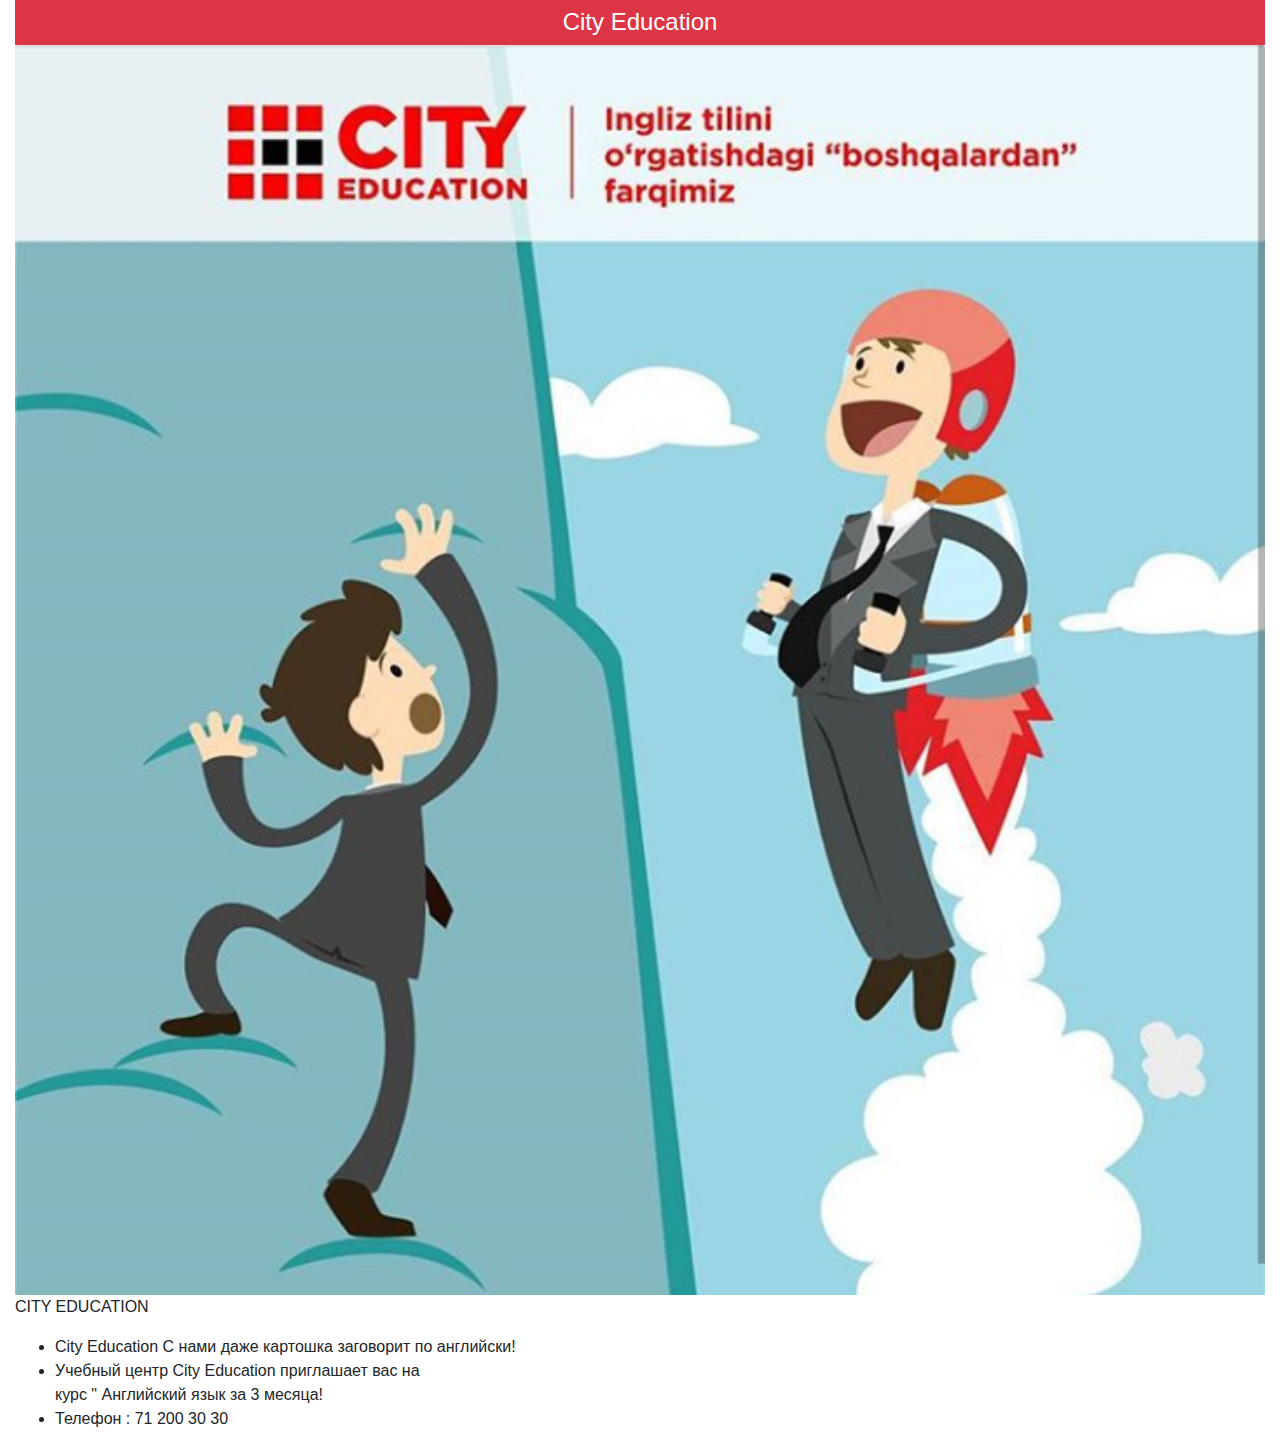
<file: EDUCATION/city.uz.html>
<!DOCTYPE html>
<html lang="en">
<head>
  <meta charset="UTF-8">
  <meta name="viewport" content="width=device-width, initial-scale=1.0">
  <meta http-equiv="X-UA-Compatible" content="ie=edge">
  <title>Document</title>
        <!-- Bootstrap core CSS -->
        <link rel="stylesheet" href="https://stackpath.bootstrapcdn.com/bootstrap/4.3.1/css/bootstrap.min.css" integrity="sha384-ggOyR0iXCbMQv3Xipma34MD+dH/1fQ784/j6cY/iJTQUOhcWr7x9JvoRxT2MZw1T" crossorigin="anonymous">
        <link rel="stylesheet" href="https://use.fontawesome.com/releases/v5.7.0/css/all.css" integrity="sha384-lZN37f5QGtY3VHgisS14W3ExzMWZxybE1SJSEsQp9S+oqd12jhcu+A56Ebc1zFSJ" crossorigin="anonymous">
        <!-- Custom styles for this template -->
        <link href="css/styles.css" rel="stylesheet" />
</head>
<body>
    <div class="col-12">

     <h4 class="card-title p-2 bg-danger text-white" style="text-align:center; margin: 0; ">City Education</h4>
    <img class="card-img-top" src="img/20181107_180604.png" alt="">
    <p>CITY EDUCATION</p>
<ul>
    <li>City Education С нами даже картошка заговорит по английски!</li>
    <li> Учебный центр City Education приглашает вас на<br> курс " Английский язык за 3 месяца!</li>
    <li>Телефон : 71 200 30 30</li>
</ul>
 
    </div>
</body>
</html>
</file>
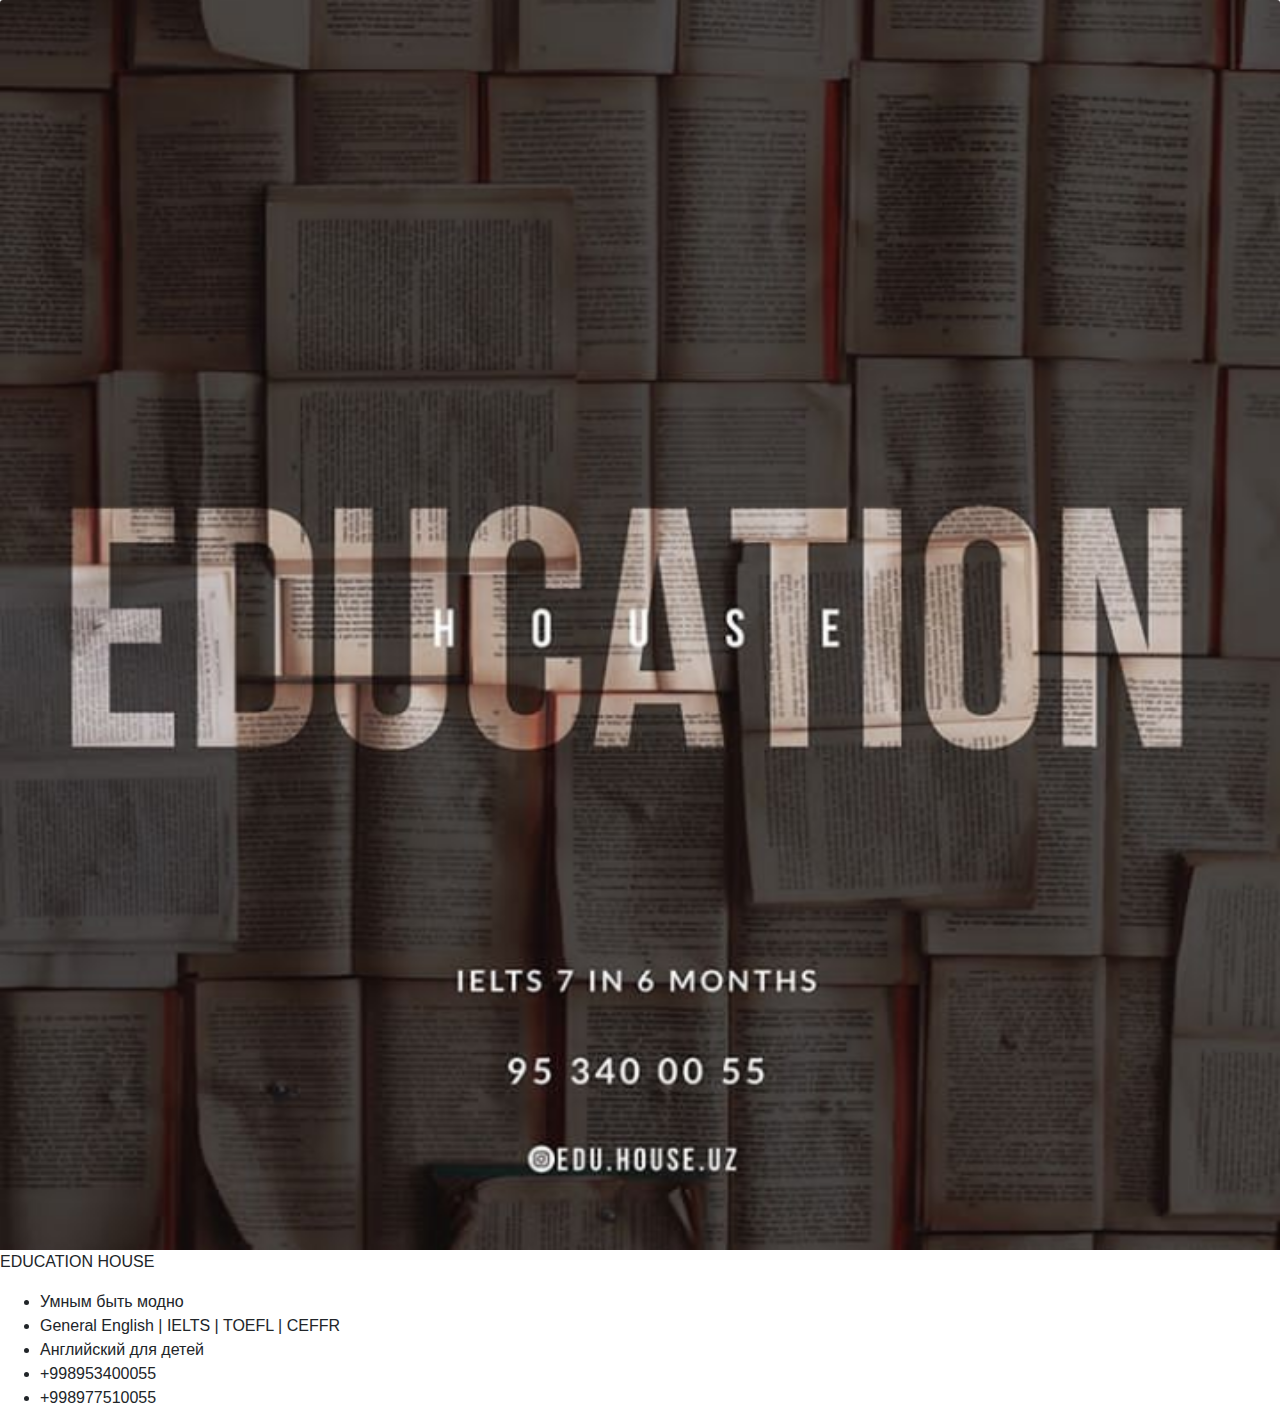
<file: EDUCATION/eduhouse.html>
<!DOCTYPE html>
<html lang="en">
<head>
  <meta charset="UTF-8">
  <meta name="viewport" content="width=device-width, initial-scale=1.0">
  <meta http-equiv="X-UA-Compatible" content="ie=edge">
  <title>Document</title>
        <!-- Bootstrap core CSS -->
        <link rel="stylesheet" href="https://stackpath.bootstrapcdn.com/bootstrap/4.3.1/css/bootstrap.min.css" integrity="sha384-ggOyR0iXCbMQv3Xipma34MD+dH/1fQ784/j6cY/iJTQUOhcWr7x9JvoRxT2MZw1T" crossorigin="anonymous">
        <link rel="stylesheet" href="https://use.fontawesome.com/releases/v5.7.0/css/all.css" integrity="sha384-lZN37f5QGtY3VHgisS14W3ExzMWZxybE1SJSEsQp9S+oqd12jhcu+A56Ebc1zFSJ" crossorigin="anonymous">
        <!-- Custom styles for this template -->
        <link href="css/styles.css" rel="stylesheet" />
</head>
<body>
    <img class="card-img-top" src="img/Screenshot_20190130-230536.png" alt="">
    <p>EDUCATION HOUSE</p>
    <ul>
        <li>Умным быть модно</li>
        <li>General English | IELTS | TOEFL | CEFFR</li>
        <li>Английский для детей</li>
        <li>+998953400055</li>
        <li>+998977510055</li>
    </ul>
</body>
</html>
</file>
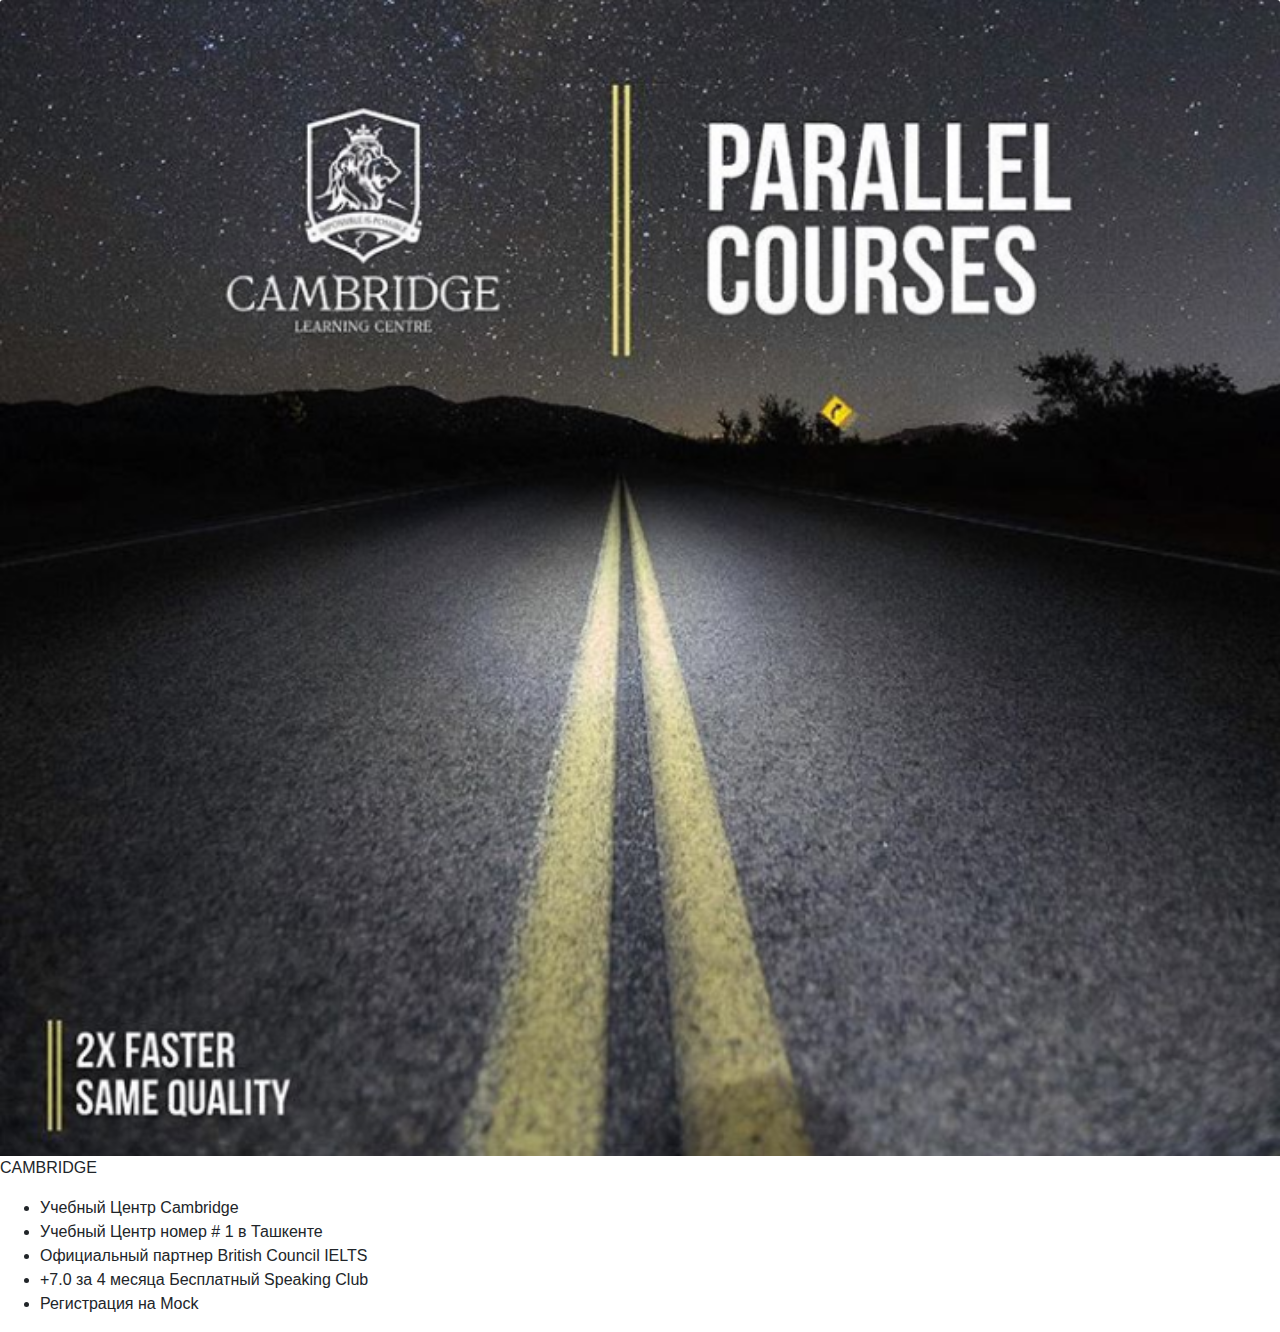
<file: EDUCATION/eduuz.html>
<!DOCTYPE html>
<html lang="en">
<head>
  <meta charset="UTF-8">
  <meta name="viewport" content="width=device-width, initial-scale=1.0">
  <meta http-equiv="X-UA-Compatible" content="ie=edge">
  <title>Document</title>
        <!-- Bootstrap core CSS -->
        <link rel="stylesheet" href="https://stackpath.bootstrapcdn.com/bootstrap/4.3.1/css/bootstrap.min.css" integrity="sha384-ggOyR0iXCbMQv3Xipma34MD+dH/1fQ784/j6cY/iJTQUOhcWr7x9JvoRxT2MZw1T" crossorigin="anonymous">
        <link rel="stylesheet" href="https://use.fontawesome.com/releases/v5.7.0/css/all.css" integrity="sha384-lZN37f5QGtY3VHgisS14W3ExzMWZxybE1SJSEsQp9S+oqd12jhcu+A56Ebc1zFSJ" crossorigin="anonymous">
        <!-- Custom styles for this template -->
        <link href="css/styles.css" rel="stylesheet" />
</head>
<body>
    <img class="card-img-top" src="img/Screenshot_20190130-211847.png" alt="">
    <p>CAMBRIDGE</p>
    <ul>
        <li>Учебный Центр Cambridge</li>
        <li>Учебный Центр номер # 1 в Ташкенте</li>
        <li>Официальный партнер British Council IELTS</li> 
        <li>+7.0 за 4 месяца Бесплатный Speaking Club</li> 
        <li>Регистрация на Mock</li>
    </ul>
</body>
</html>
</file>
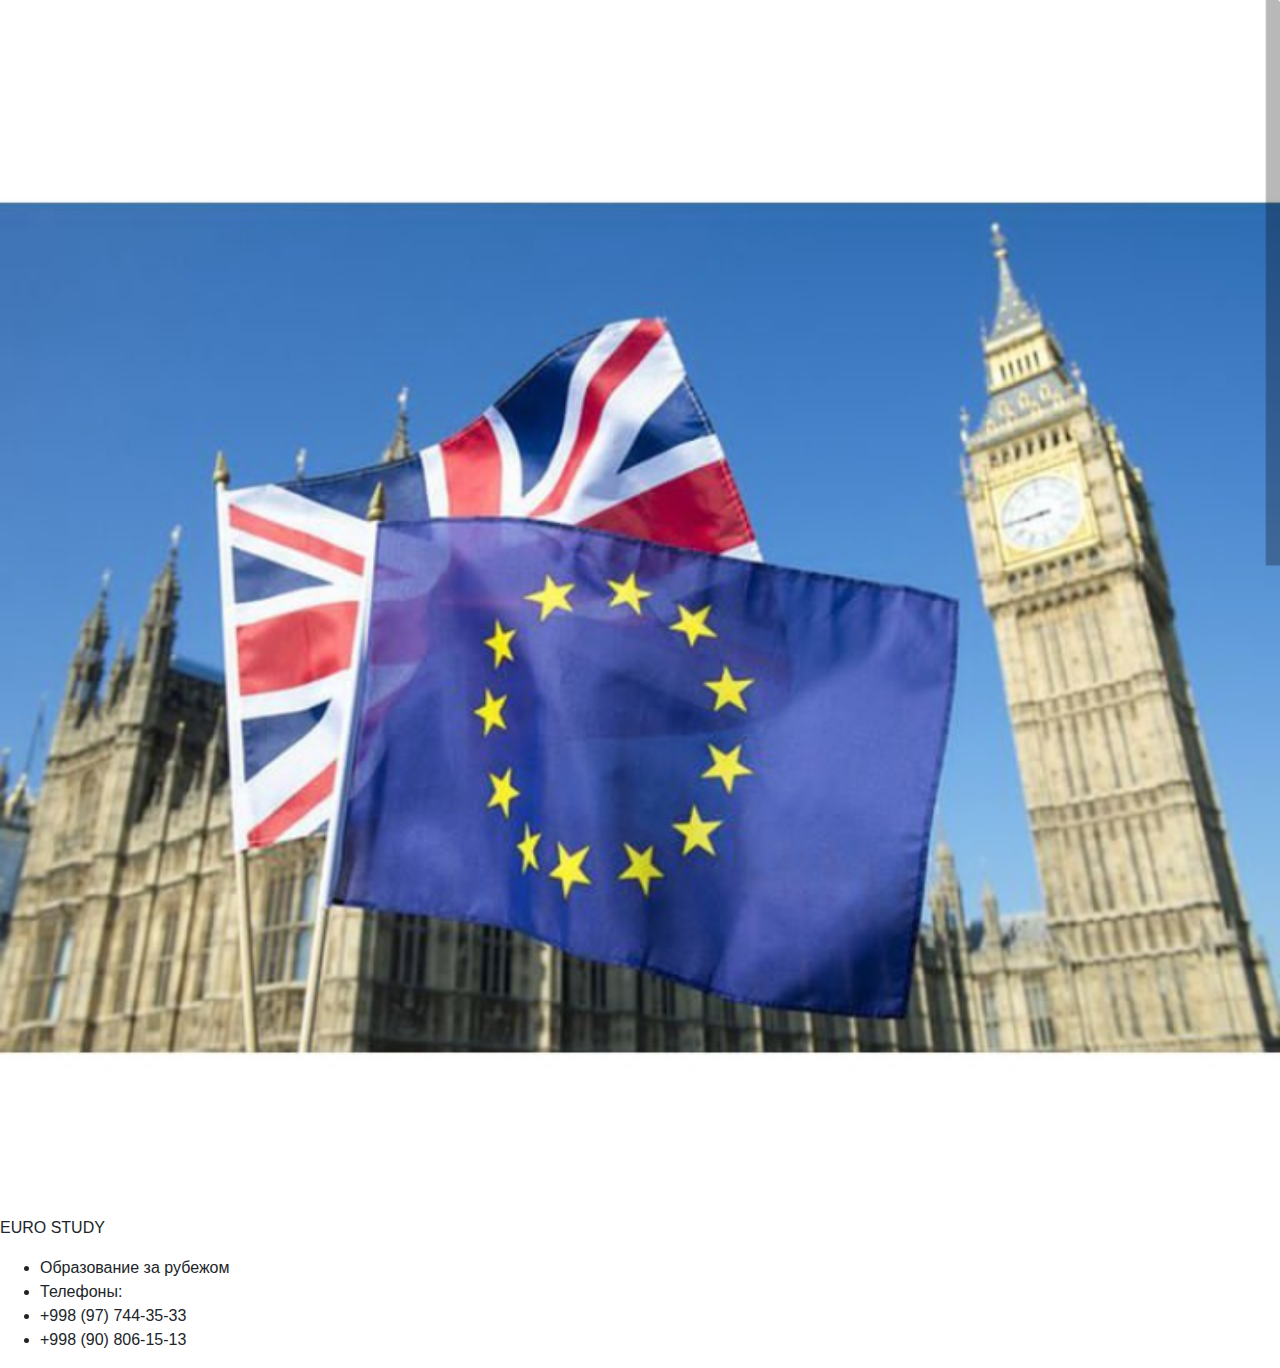
<file: EDUCATION/eurostudy.html>
<!DOCTYPE html>
<html lang="en">
<head>
  <meta charset="UTF-8">
  <meta name="viewport" content="width=device-width, initial-scale=1.0">
  <meta http-equiv="X-UA-Compatible" content="ie=edge">
  <title>Document</title>
        <!-- Bootstrap core CSS -->
        <link rel="stylesheet" href="https://stackpath.bootstrapcdn.com/bootstrap/4.3.1/css/bootstrap.min.css" integrity="sha384-ggOyR0iXCbMQv3Xipma34MD+dH/1fQ784/j6cY/iJTQUOhcWr7x9JvoRxT2MZw1T" crossorigin="anonymous">
        <link rel="stylesheet" href="https://use.fontawesome.com/releases/v5.7.0/css/all.css" integrity="sha384-lZN37f5QGtY3VHgisS14W3ExzMWZxybE1SJSEsQp9S+oqd12jhcu+A56Ebc1zFSJ" crossorigin="anonymous">
        <!-- Custom styles for this template -->
        <link href="css/styles.css" rel="stylesheet" />
</head>
<body>
    <img class="card-img-top" src="img/Screenshot_20190130-225255.png" alt="">
    <p>EURO STUDY</p>
    <ul>
        <li>Образование за рубежом</li>
        <li>Телефоны:</li>
        <li>+998 (97) 744-35-33</li>
        <li>+998 (90) 806-15-13</li>
    </ul>
    
</body>
</html>
</file>
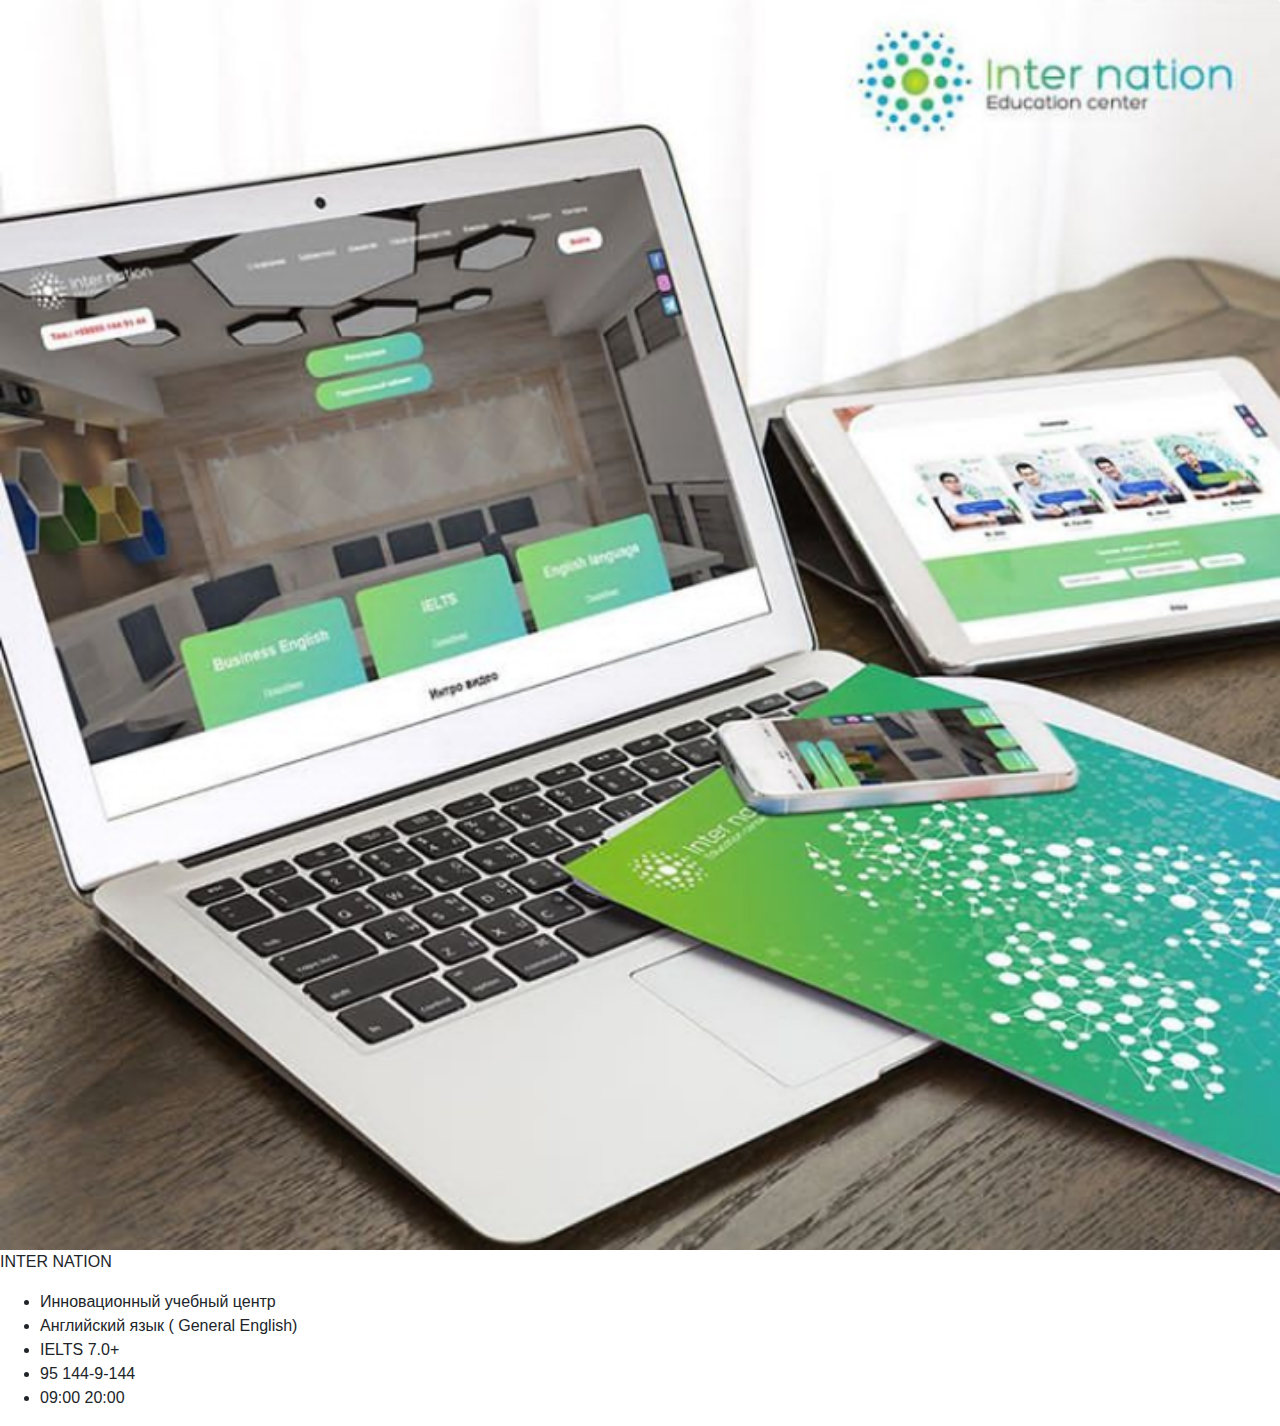
<file: EDUCATION/internation.html>
<!DOCTYPE html>
<html lang="en">
<head>
  <meta charset="UTF-8">
  <meta name="viewport" content="width=device-width, initial-scale=1.0">
  <meta http-equiv="X-UA-Compatible" content="ie=edge">
  <title>Document</title>
        <!-- Bootstrap core CSS -->
        <link rel="stylesheet" href="https://stackpath.bootstrapcdn.com/bootstrap/4.3.1/css/bootstrap.min.css" integrity="sha384-ggOyR0iXCbMQv3Xipma34MD+dH/1fQ784/j6cY/iJTQUOhcWr7x9JvoRxT2MZw1T" crossorigin="anonymous">
        <link rel="stylesheet" href="https://use.fontawesome.com/releases/v5.7.0/css/all.css" integrity="sha384-lZN37f5QGtY3VHgisS14W3ExzMWZxybE1SJSEsQp9S+oqd12jhcu+A56Ebc1zFSJ" crossorigin="anonymous">
        <!-- Custom styles for this template -->
        <link href="css/styles.css" rel="stylesheet" />
</head>
<body>
    <img class="card-img-top" src="img/Screenshot_20190130-221058.png" alt="">
    <p>INTER NATION</p>
    <ul>
        <li>Инновационный учебный центр </li>
        <li>Английский язык ( General English)</li>
        <li>IELTS 7.0+</li>
        <li>95 144-9-144</li>
        <li>09:00 20:00</li>
    </ul>
       
</body>
</html>
</file>
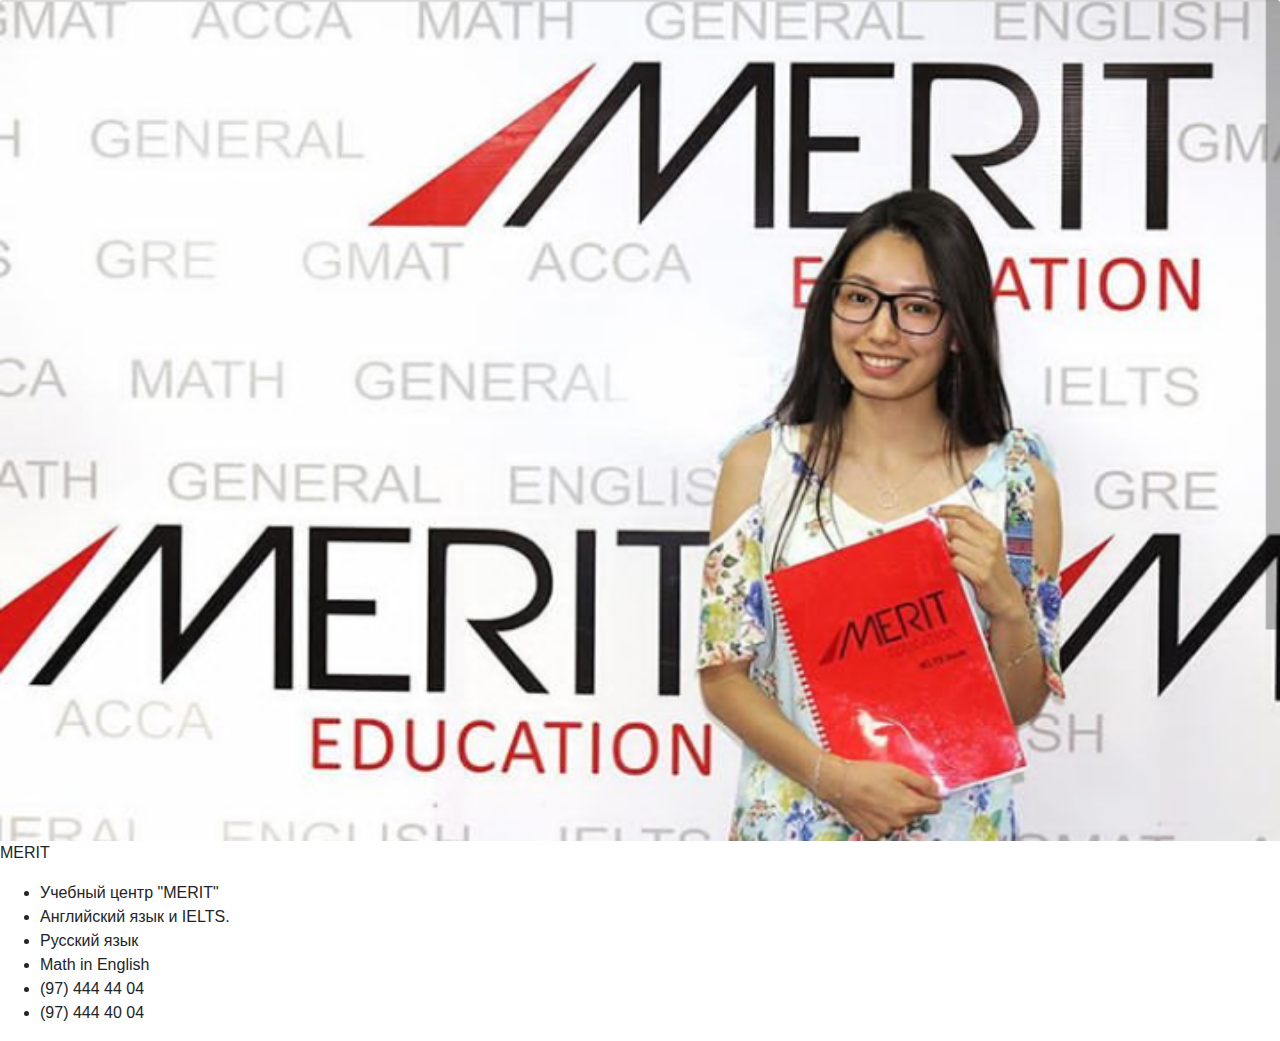
<file: EDUCATION/merit.html>
<!DOCTYPE html>
<html lang="en">
<head>
  <meta charset="UTF-8">
  <meta name="viewport" content="width=device-width, initial-scale=1.0">
  <meta http-equiv="X-UA-Compatible" content="ie=edge">
  <title>Document</title>
        <!-- Bootstrap core CSS -->
        <link rel="stylesheet" href="https://stackpath.bootstrapcdn.com/bootstrap/4.3.1/css/bootstrap.min.css" integrity="sha384-ggOyR0iXCbMQv3Xipma34MD+dH/1fQ784/j6cY/iJTQUOhcWr7x9JvoRxT2MZw1T" crossorigin="anonymous">
        <link rel="stylesheet" href="https://use.fontawesome.com/releases/v5.7.0/css/all.css" integrity="sha384-lZN37f5QGtY3VHgisS14W3ExzMWZxybE1SJSEsQp9S+oqd12jhcu+A56Ebc1zFSJ" crossorigin="anonymous">
        <!-- Custom styles for this template -->
        <link href="css/styles.css" rel="stylesheet" />
</head>
<body>
    <img class="card-img-top" src="img/Screenshot_20190130-225536.png" alt="">
    <p>MERIT</p>
    <ul>
        <li>Учебный центр "MERIT"</li>
        <li>Английский язык и IELTS.</li>
        <li>Русский язык</li>
        <li>Math in English</li>
        <li>(97) 444 44 04</li>
        <li>(97) 444 40 04</li>
    </ul>
</body>
</html>
</file>
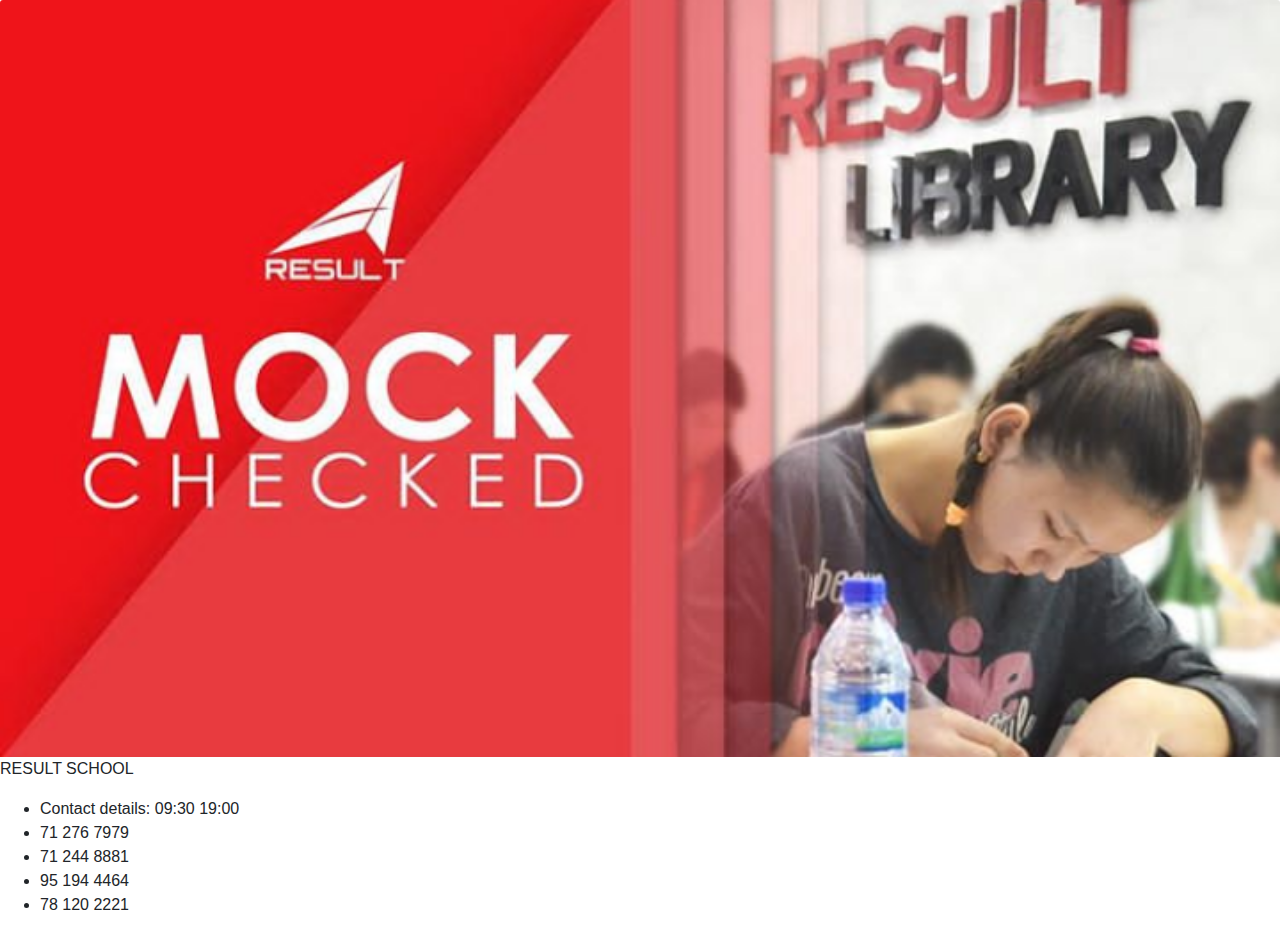
<file: EDUCATION/result.html>
<!DOCTYPE html>
<html lang="en">
<head>
  <meta charset="UTF-8">
  <meta name="viewport" content="width=device-width, initial-scale=1.0">
  <meta http-equiv="X-UA-Compatible" content="ie=edge">
  <title>Document</title>
        <!-- Bootstrap core CSS -->
        <link rel="stylesheet" href="https://stackpath.bootstrapcdn.com/bootstrap/4.3.1/css/bootstrap.min.css" integrity="sha384-ggOyR0iXCbMQv3Xipma34MD+dH/1fQ784/j6cY/iJTQUOhcWr7x9JvoRxT2MZw1T" crossorigin="anonymous">
        <link rel="stylesheet" href="https://use.fontawesome.com/releases/v5.7.0/css/all.css" integrity="sha384-lZN37f5QGtY3VHgisS14W3ExzMWZxybE1SJSEsQp9S+oqd12jhcu+A56Ebc1zFSJ" crossorigin="anonymous">
        <!-- Custom styles for this template -->
        <link href="css/styles.css" rel="stylesheet" />
</head>
<body>
    <img class="card-img-top" src="img/Screenshot_20190130-225044.png" alt="">
    <p>RESULT SCHOOL</p>
    <ul>
        <li>Contact details: 09:30 19:00 </li>
        <li>71 276 7979</li>
        <li>71 244 8881</li>
        <li>95 194 4464</li>
        <li>78 120 2221</li>
    </ul>
</body>
</html>
</file>
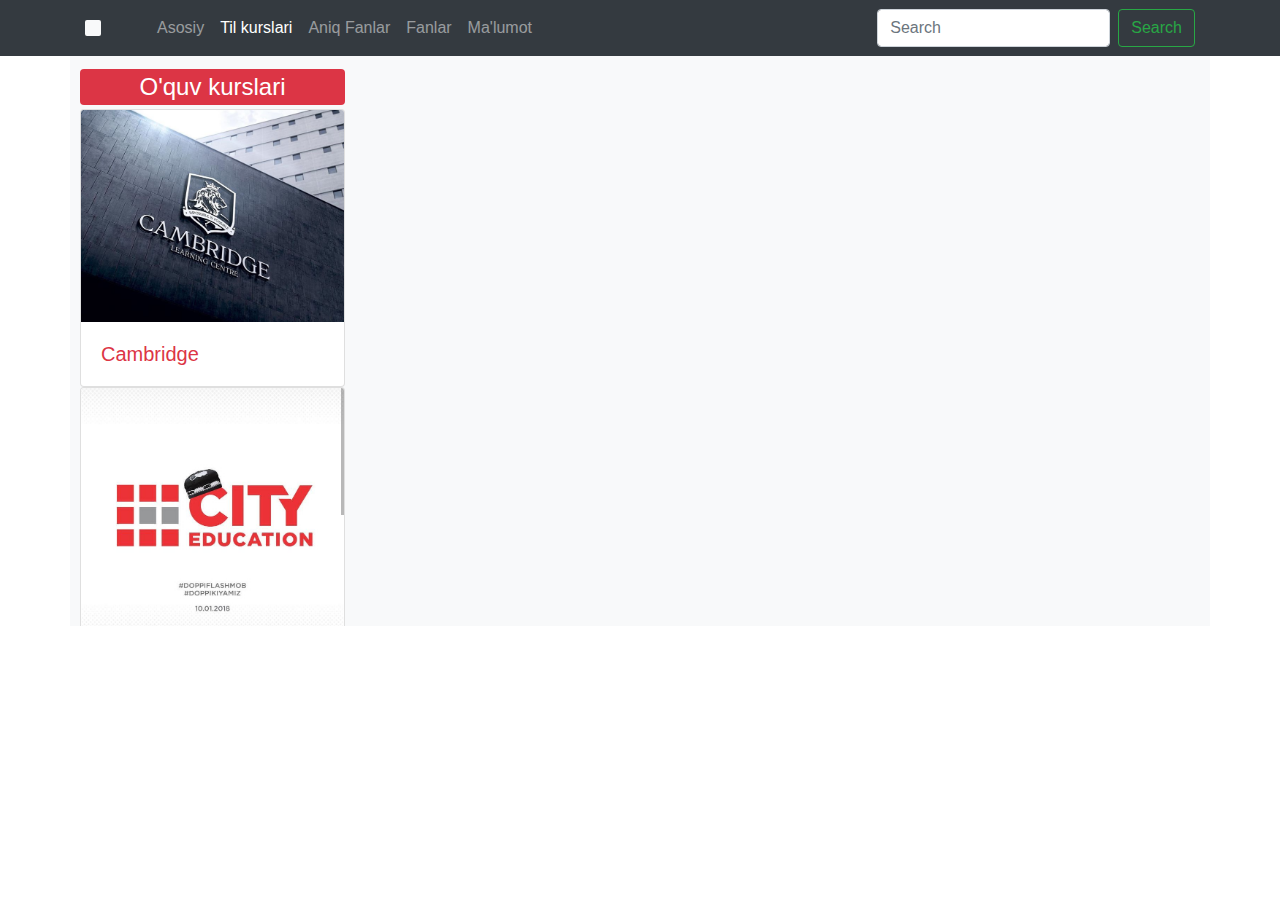
<file: EDUCATION/tilkurslari.html>
<!DOCTYPE html>
<html lang="en">
<head>
  <meta charset="UTF-8">
  <meta name="viewport" content="width=device-width, initial-scale=1.0">
  <meta http-equiv="X-UA-Compatible" content="ie=edge">
  <title>Document</title>
      <!-- Bootstrap core CSS -->
      <link rel="stylesheet" href="https://stackpath.bootstrapcdn.com/bootstrap/4.3.1/css/bootstrap.min.css" integrity="sha384-ggOyR0iXCbMQv3Xipma34MD+dH/1fQ784/j6cY/iJTQUOhcWr7x9JvoRxT2MZw1T" crossorigin="anonymous">
      <!-- Custom styles for this template -->
      <link href="css/styles.css" rel="stylesheet" /> 
      <link rel="stylesheet" href="https://use.fontawesome.com/releases/v5.7.0/css/all.css"     integrity="sha384-lZN37f5QGtY3VHgisS14W3ExzMWZxybE1SJSEsQp9S+oqd12jhcu+A56Ebc1zFSJ" crossorigin="anonymous">
</head>
<body>
  <!--navbar-->
  <nav class="navbar navbar-expand-sm navbar-dark bg-dark fixed-top">
      <div class="container">
          <div class="bg-light p-2 mr-5" style="height:100%; margin-top:-9px; margin-bottom:-9px; border-radius: 2px;">
              <a href="index.html"class="fas fa-user-graduate text-dark d-block mx-auto my-auto" style="font-size:250%"></a>
              </div>
        <button class="navbar-toggler" type="button" data-toggle="collapse" data-target="#responsive">
        <span class="navbar-toggler-icon"></span>
        </button>
        <div class="collapse navbar-collapse" id="responsive">
        <ul class="navbar-nav mr-auto">
          <li class="nav-item"><a class="nav-link" href="index.html">Asosiy</a></li>
          <li class="nav-item active"><a class="nav-link" href="tilkurslari.html">Til kurslari</a></li>
          <li class="nav-item"><a class="nav-link" href="aniqfanlar.html">Aniq Fanlar</a></li>
          <li class="nav-item"><a class="nav-link" href="#">Fanlar</a></li>
          <li class="nav-item"><a class="nav-link" href="#">Ma'lumot</a></li>
        </ul>
        <form class="form-inline my-2 my-lg-0">
          <input type="text" class="form-control mr-sm-2" placeholder="Search">
          <button class="btn btn-outline-success my-2 my-sm-0">Search</button>
        </form>
        </div>
      </div>
    </nav>
<!--/navbar-->




<!--container-fluid-->
  <div class="container mt-5">
<!--row-->
    <div class="row" style="margin-top:55px;">
      
<!--col-lg-3-->
      <div class="col-lg-3 p-0 bg-light">
<!--card-->
<div class="overf">
  <div class="breadcrumb bg-danger my-1 p-0">
    <div class="breadcrumb-item my-0 p-0 mx-auto">
      <p class="my-auto text-white" style="font-size:150%">O'quv kurslari</p>
    </div>
  </div>
<div class="card">
    <img class="card-img-top" src="img/cambridge1.png" alt="">
  <div class="card-body">
    <h5 class="card-title m-0"><a href="#" class="text-danger" id="button">Cambridge</a></h5>
    <button class="navbar-toggler w-100 bg-light" id="btntoggle" type="button" data-toggle="collapse" data-target="#collapse1">
      <span class="dropdown-toggle"></span>
    </button>
    <div class="collapse navbar-collapse" class="collapseHidden" id="collapse1">
        <p>CAMBRIDGE</p>
        <ul>
            <li>Учебный Центр Cambridge</li>
            <li>Учебный Центр номер # 1 в Ташкенте</li>
            <li>Официальный партнер British Council IELTS</li> 
            <li>+7.0 за 4 месяца Бесплатный Speaking Club</li> 
            <li>Регистрация на Mock</li>
        </ul>
    </div>
  </div>
</div>
<!--/card-->



<!--card-->  
  <div class="card">
    <img class="card-img-top" src="img/Screenshot_20190130-221420.png" alt="">
  <div class="card-body">
<h4 class="card-title m-0"><a href="#" class="text-danger" id="button1">City Education</a></h4>
<button class="navbar-toggler w-100 bg-light" id="btntoggle" type="button" data-toggle="collapse" data-target="#collapse2">
  <span class="dropdown-toggle"></span>
  </button>
  <div class="collapse navbar-collapse" class="collapseHidden" id="collapse2">
      <p>CITY EDUCATION</p>
<ul>
    <li>City Education С нами даже картошка заговорит по английски!</li>
    <li> Учебный центр City Education приглашает вас на<br> курс " Английский язык за 3 месяца!</li>
    <li>Телефон : 71 200 30 30</li>
</ul>
</div>
  </div>
</div>  

<div class="card">
    <img class="card-img-top" src="img/Screenshot_20190130-221237.png" alt="">
  <div class="card-body">
<h4 class="card-title m-0"><a href="#" class="text-danger" id="button2">Inter Nation</a></h4>
<button class="navbar-toggler w-100 bg-light" id="btntoggle" type="button" data-toggle="collapse" data-target="#collapse3">
  <span class="dropdown-toggle"></span>
  </button>
  <div class="collapse navbar-collapse" class="collapseHidden" id="collapse3">
      <p>INTER NATION</p>
      <ul>
          <li>Инновационный учебный центр </li>
          <li>Английский язык ( General English)</li>
          <li>IELTS 7.0+</li>
          <li>95 144-9-144</li>
          <li>09:00 20:00</li>
      </ul>
</div>
  </div>
</div> 


<div class="card">
    <img class="card-img-top" src="img/Screenshot_20190130-225036.png" alt="">
  <div class="card-body">
<h4 class="card-title m-0"><a href="#" class="text-danger" id="button3">Result</a></h4>
<button class="navbar-toggler w-100 bg-light" id="btntoggle" type="button" data-toggle="collapse" data-target="#collapse4">
  <span class="dropdown-toggle"></span>
  </button>
  <div class="collapse navbar-collapse" class="collapseHidden" id="collapse4">
      <p>RESULT SCHOOL</p>
      <ul>
          <li>Contact details: 09:30 19:00 </li>
          <li>71 276 7979</li>
          <li>71 244 8881</li>
          <li>95 194 4464</li>
          <li>78 120 2221</li>
      </ul>
</div>
  </div>
</div> 


<div class="card">
    <img class="card-img-top" src="img/Screenshot_20190130-225255.png" alt="">
  <div class="card-body">
<h4 class="card-title m-0"><a href="#" class="text-danger" id="button4">EuroStudy</a></h4>
<button class="navbar-toggler w-100 bg-light" id="btntoggle" type="button" data-toggle="collapse" data-target="#collapse5">
  <span class="dropdown-toggle"></span>
  </button>
  <div class="collapse navbar-collapse" class="collapseHidden" id="collapse5">
      <p>EURO STUDY</p>
      <ul>
          <li>Образование за рубежом</li>
          <li>Телефоны:</li>
          <li>+998 (97) 744-35-33</li>
          <li>+998 (90) 806-15-13</li>
      </ul>
</div>
  </div>
</div>

<div class="card">
    <img class="card-img-top" src="img/Screenshot_20190130-225550.png" alt="">
  <div class="card-body">
<h4 class="card-title m-0"><a href="#" class="text-danger" id="button5">Merit</a></h4>
<button class="navbar-toggler w-100 bg-light" id="btntoggle" type="button" data-toggle="collapse" data-target="#collapse6">
  <span class="dropdown-toggle"></span>
  </button>
  <div class="collapse navbar-collapse" class="collapseHidden" id="collapse6">
      <p>MERIT</p>
      <ul>
          <li>Учебный центр "MERIT"</li>
          <li>Английский язык и IELTS.</li>
          <li>Русский язык</li>
          <li>Math in English</li>
          <li>(97) 444 44 04</li>
          <li>(97) 444 40 04</li>
      </ul>
</div>
  </div>
</div>

<div class="card">
    <img class="card-img-top" src="img/Screenshot_20190130-230545.png" alt="">
  <div class="card-body">
<h4 class="card-title m-0"><a href="#" class="text-danger" id="button6">Edu House</a></h4>
<button class="navbar-toggler w-100 bg-light" id="btntoggle" type="button" data-toggle="collapse" data-target="#collapse7">
  <span class="dropdown-toggle"></span>
  </button>
  <div class="collapse navbar-collapse" class="collapseHidden" id="collapse7">
      <p>EDUCATION HOUSE</p>
      <ul>
          <li>Умным быть модно</li>
          <li>General English | IELTS | TOEFL | CEFFR</li>
          <li>Английский для детей</li>
          <li>+998953400055</li>
          <li>+998977510055</li>
      </ul>
</div>
  </div>
</div>

<!--/card--> 
</div>
</div>
<!--/col-lg-3-->   
      
      
      

      
      
<!--col-lg-9-->      
      <div class="col-lg-9 p-0 bg-light" id="col-right">
        <div class="overf">
       <div id="content"></div>
       </div>
      </div>
<!--/col-lg-9-->   
</div>
<!--/row-->
  
</div>
<!--/container-fluid-->
  


  <script src="js/jquery.js"></script>
  <script src="js/bootstrap.bundle.js"></script>
  <script src="js/ajax.js"></script>
</body>
</html>
</file>
<file: css/styles.css>
html, body{
  height: 100%;
}
html{
  height: 100%;
}
body{
  min-height: 100%;
}
#home-section{
  background: url(../img/item3.png);
  background-repeat: no-repeat;
  height: 100%;
  background-size: cover; 
}
.overlay{
  position: absolute;
  top: 0;
  left: 0;
  width: 100%;
  height: 100%;
  background: rgba(0, 0, 0, 0.5);
}
.navbar{
  background: rgba(0, 0, 0, 0.3);
}
button#open{
  background: rgba(17, 206, 26, 0.5);
  border: none;
  outline: none;
}
button#close{
  background: none;
  border:none;
  margin-top: -30px;
  margin-right: -10px;
  color:white;
  outline: none;
}
#webboxes{
  background: rgba(0, 0, 0, 0.3);
  border-radius: 4px;
}
#strap{
  width: 100px;
  height: 100px;
}
.img-box{
  border-radius: 4px;
}
.navbar a{
  font-family: 'Kaufmann BT';
  font-size: 200%;
  margin: 0;
  padding: 0;
}
#home-section h1{
  font-family: 'Berlin Sans FB Demi';
}
</file>
<file: EDUCATION/css/styles.css>
.carousel-item {
  height: 100vh;
  min-height: 300px;
  background: no-repeat center center scroll;
  -webkit-background-size: cover;
  -moz-background-size: cover;
  -o-background-size: cover;
  background-size: cover;
}
.ddown{
  color: whitesmoke;
}
#btntoggle{
  display: none;
}
.overf{
  padding: 10px;
  width: 100%;
  overflow-y: scroll;
  height: 571px;
  position: fixe
}
@media (max-width: 992px) {
  #btntoggle {
    display: block;
  }
}

@media (max-width: 992px) {
  #col-right {
    display: none;
  }
}

@media (max-width: 992px) {
  .overf {
    overflow: visible;
  }
}

@media (max-width: 992px) {
  #warn h3 {
    font-size: 100%;
  }
}

#warningBox1{
  width: 50%;
  height: 50%;
}

#warn{
  padding: 20px;
}

#button{
  margin: 0px;
}

@media (max-width: 992px) {
  #warningBox1 {
    height: 35%;
    width: 60%;
  }
}


@media (max-width: 992px) {
  #warn {
    padding: 10px;
  }
}
</file>
<file: looplab1/css/styles.css>
body{
  background-color: #333;
  color: #fff;
}

.navbar{
  border-bottom: 3px solid #008ed6;
  opacity: 0.8;
}
#home-section {
  background: url(../img/home.jpg);
  background-repeat: no-repeat;
  background-size: cover;
  background-attachment: fixed;
  min-height: 700px;
}
#home-section .dark-overlay{
  position: absolute;
  background: rgba(0, 0, 0, 0.7);
  width: 100%;
  min-height: 700px;
  top: 0;
  left:0;
}
#home-section .home-inner{
padding-top: 150px;
}
#home-section .card-form{
  opacity: 0.7;
}

#home-section .fas{
  color: #008ed6;
  background: #fff;
  border-radius: 2px;
  padding: 4px;
}
</file>
<file: mizuxe1/css/styles.css>
body{
  margin-top: 105px;
}
.navbar{
  box-shadow: 2px 2px 5px #3292a6;
  background-color: #fff;
  opacity: 0.9;
}
.navbar .nav-item{
  font-size: 1.4rem;
  padding-right: 1.4rem;
}
#showcase{
  position: relative;
  background: url("../img/mountains.jpg");
  min-height: 600px;
}
#showcase .primary-overlay{
  background-color: rgba(50, 146, 166, 0.8);
  position: absolute;
  top: 0;
  left: 0;
  width: 100%;
  height: 100%; 
}

@media (max-width: 768px) {
#showcase {
  min-height: 500px;
}
#showcase h1{
  font-size: 4rem;
}
.mb-resp{
  margin-bottom: 1rem;
}
}
.info-header{
  width: 50%;
  margin: auto;
  border-bottom: 1px solid #ddd;
}
#authors img{
  margin-top: -50px;
}
#authors .card:hover{
  background: #3292a6;
  color: #fff;
}
#authors .fab{
  color: #fff;
}
</file>
